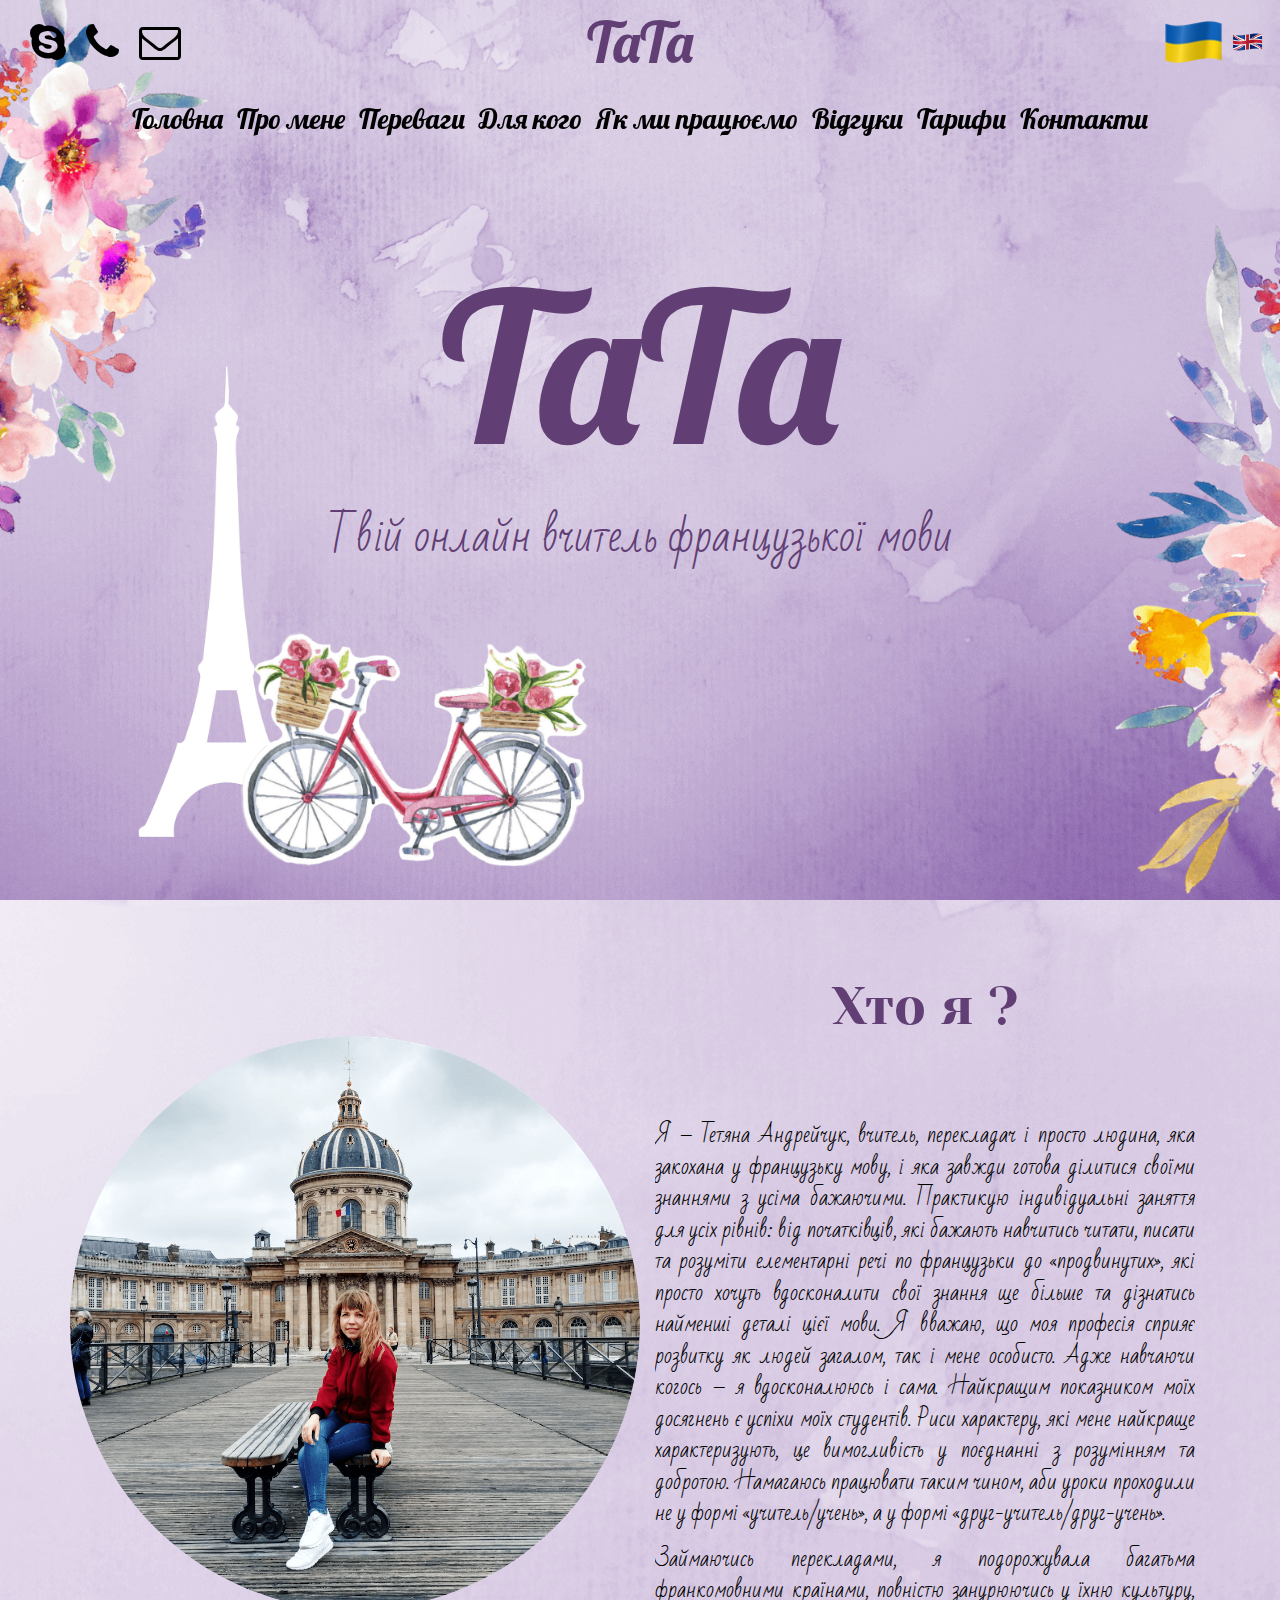
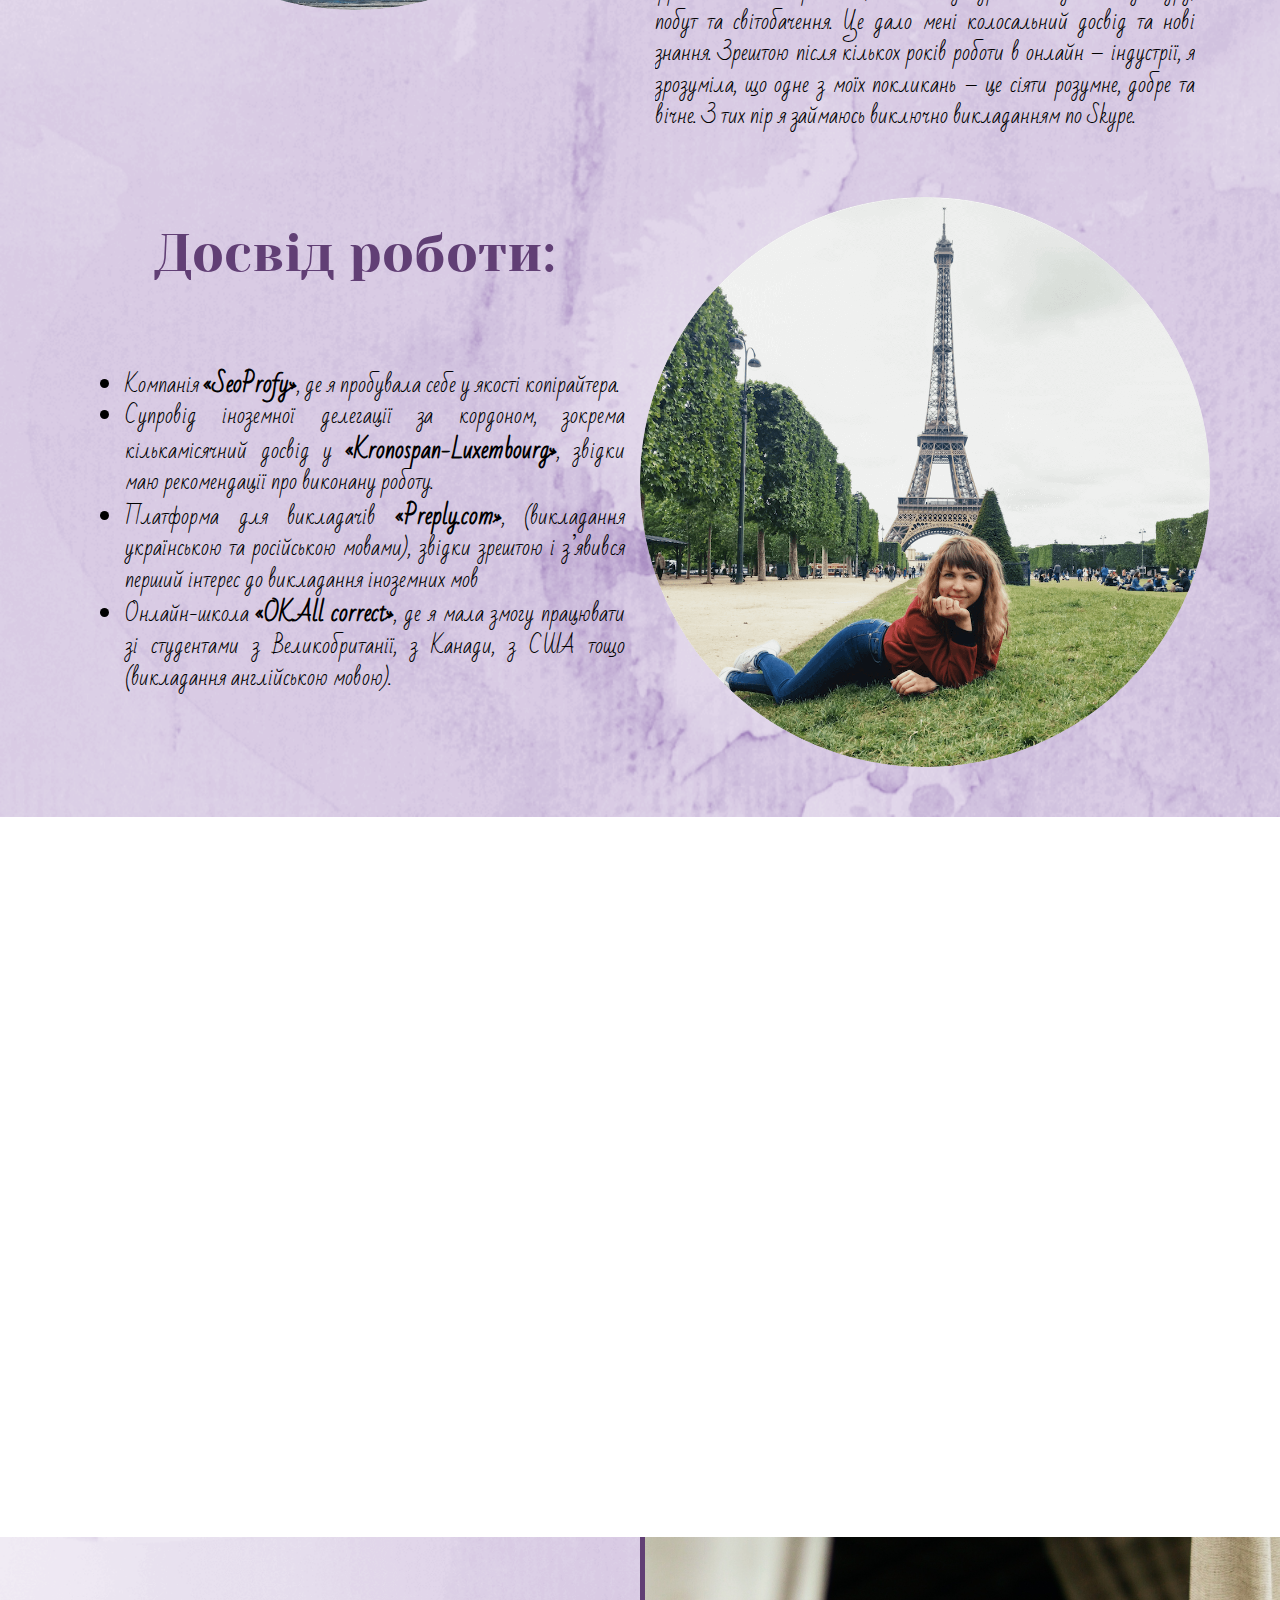
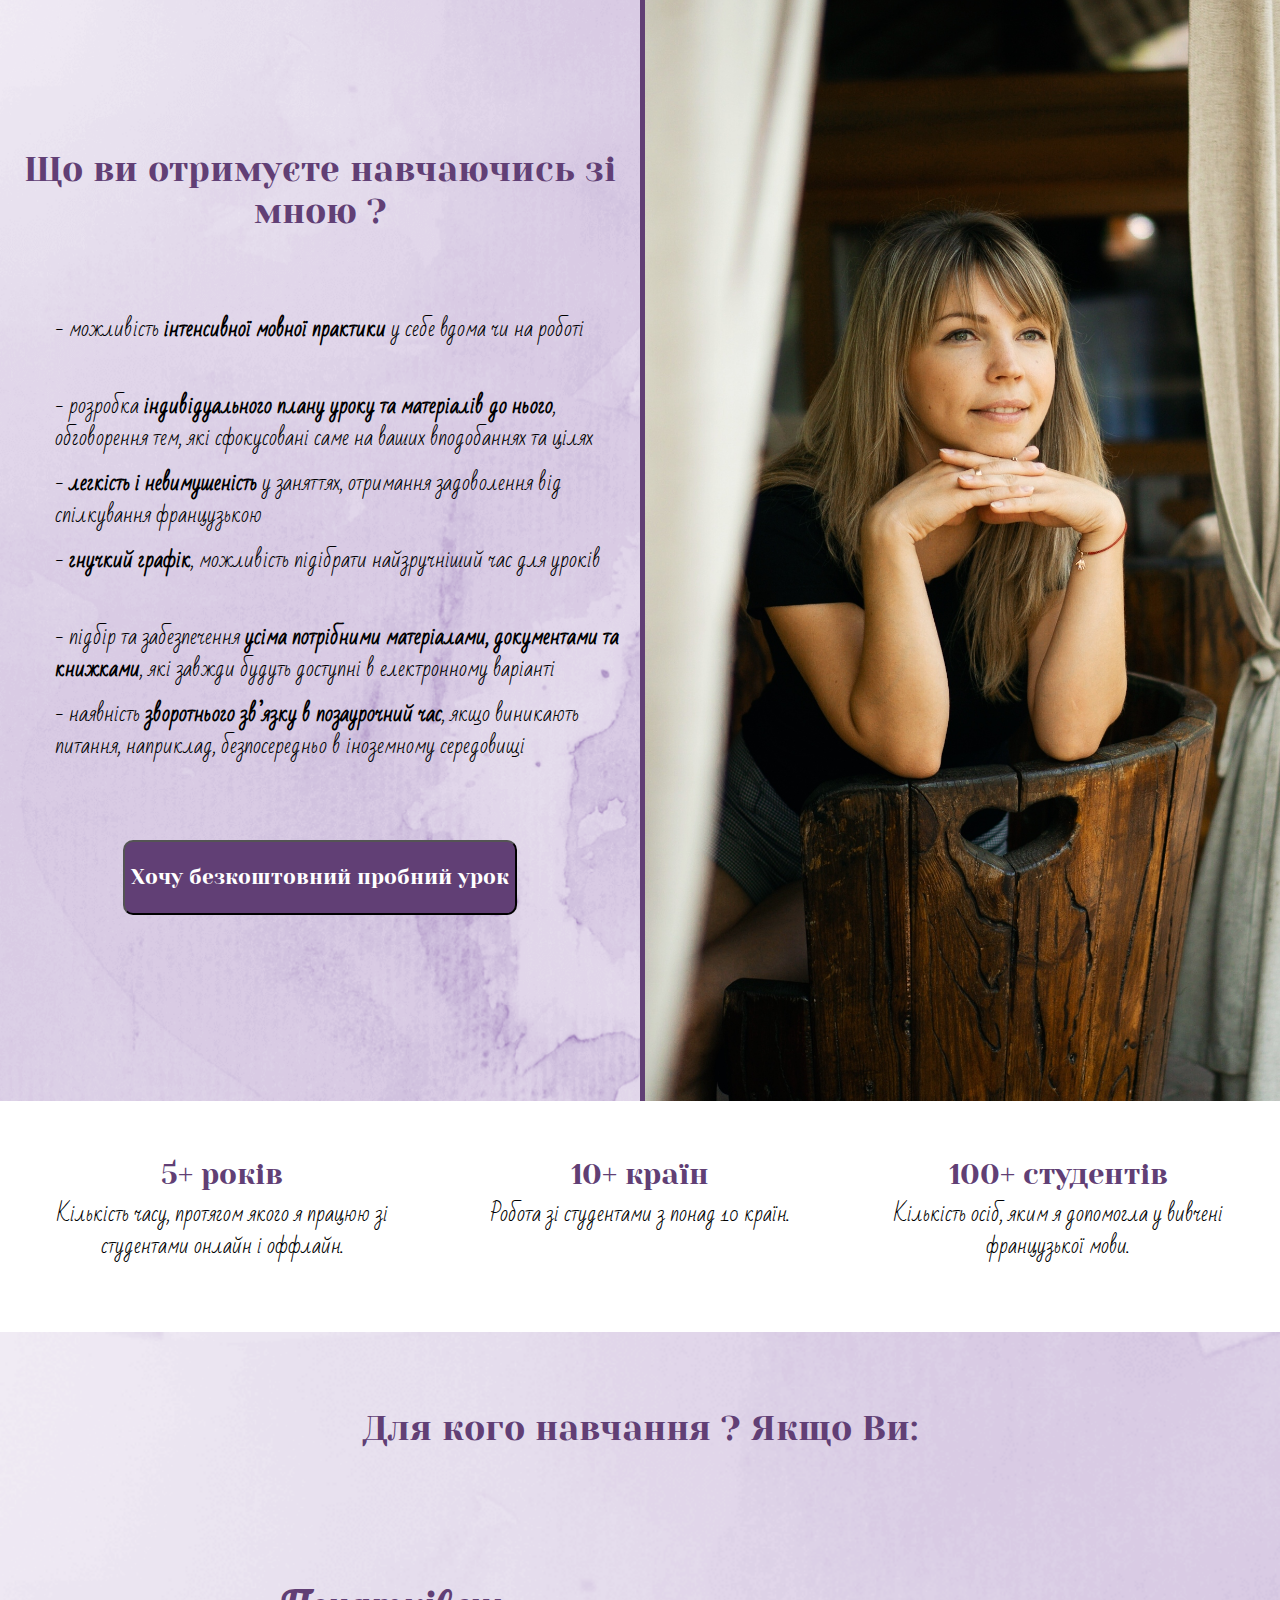
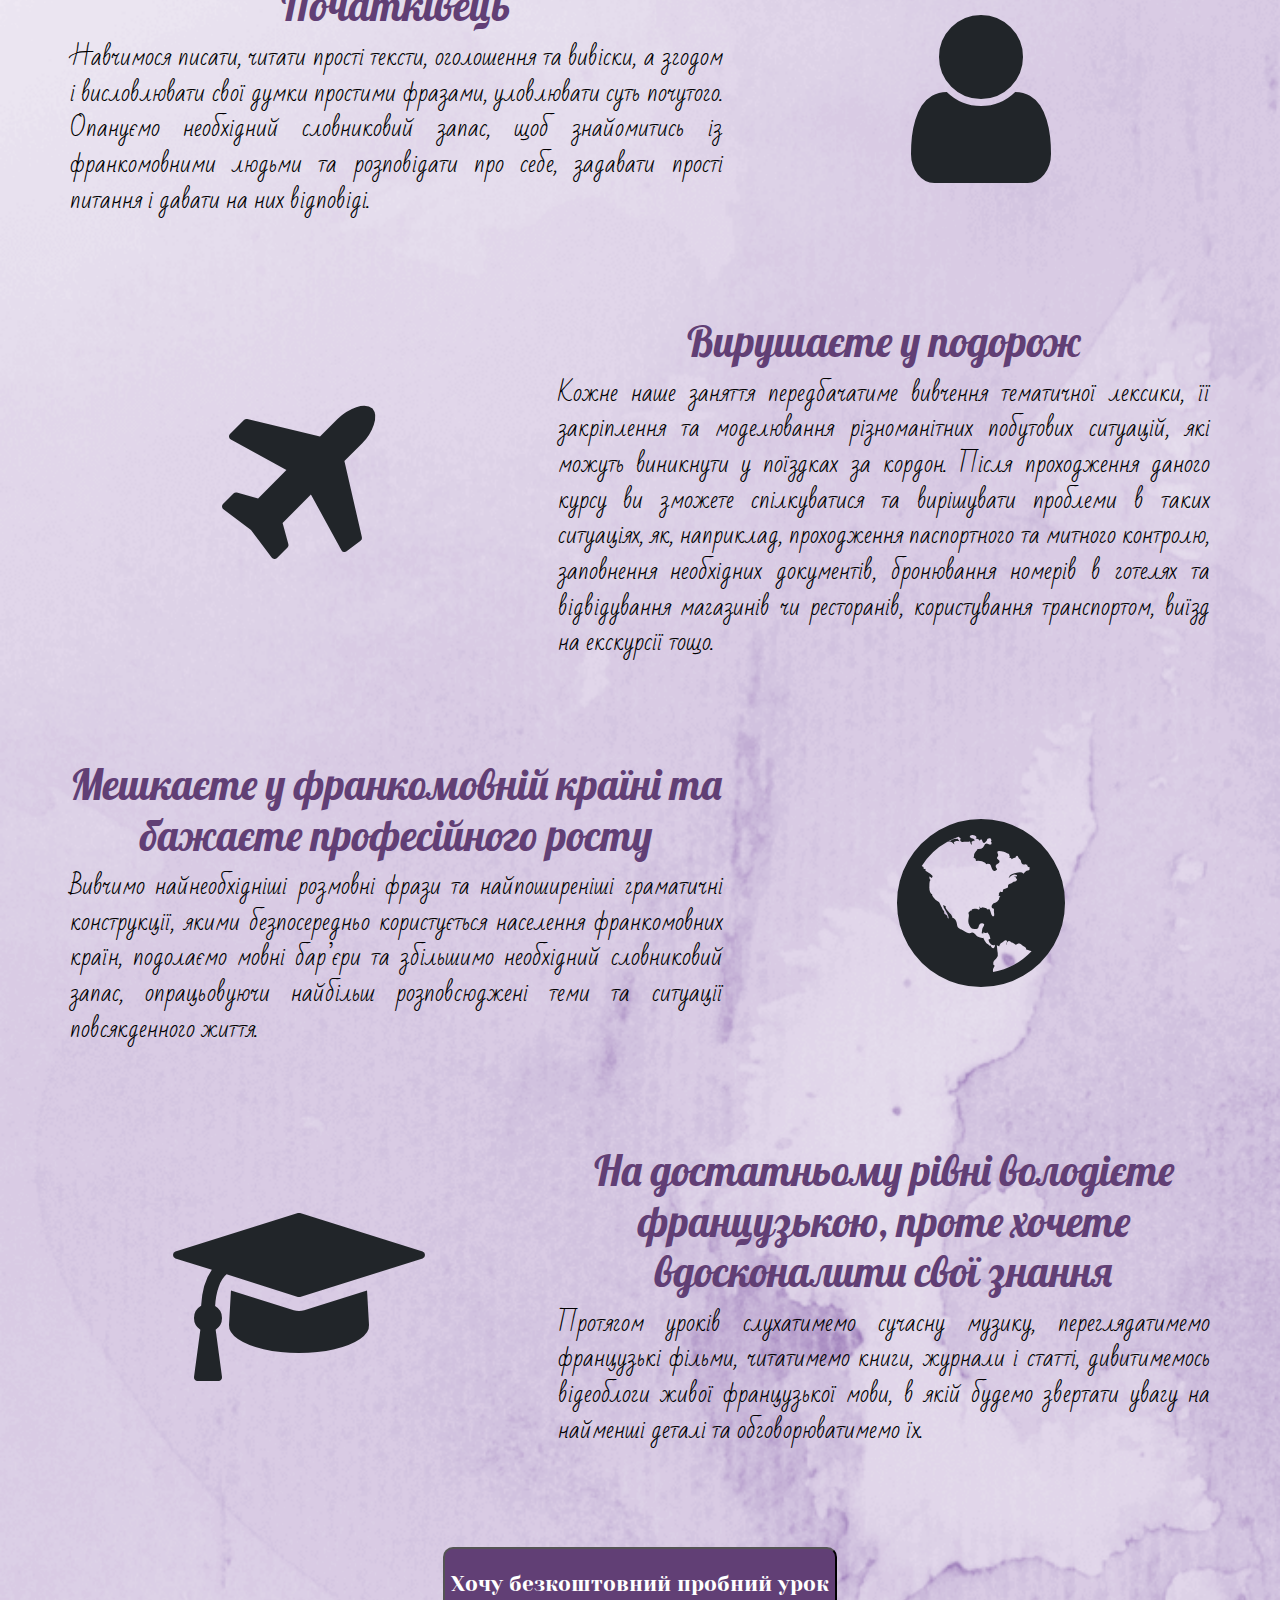
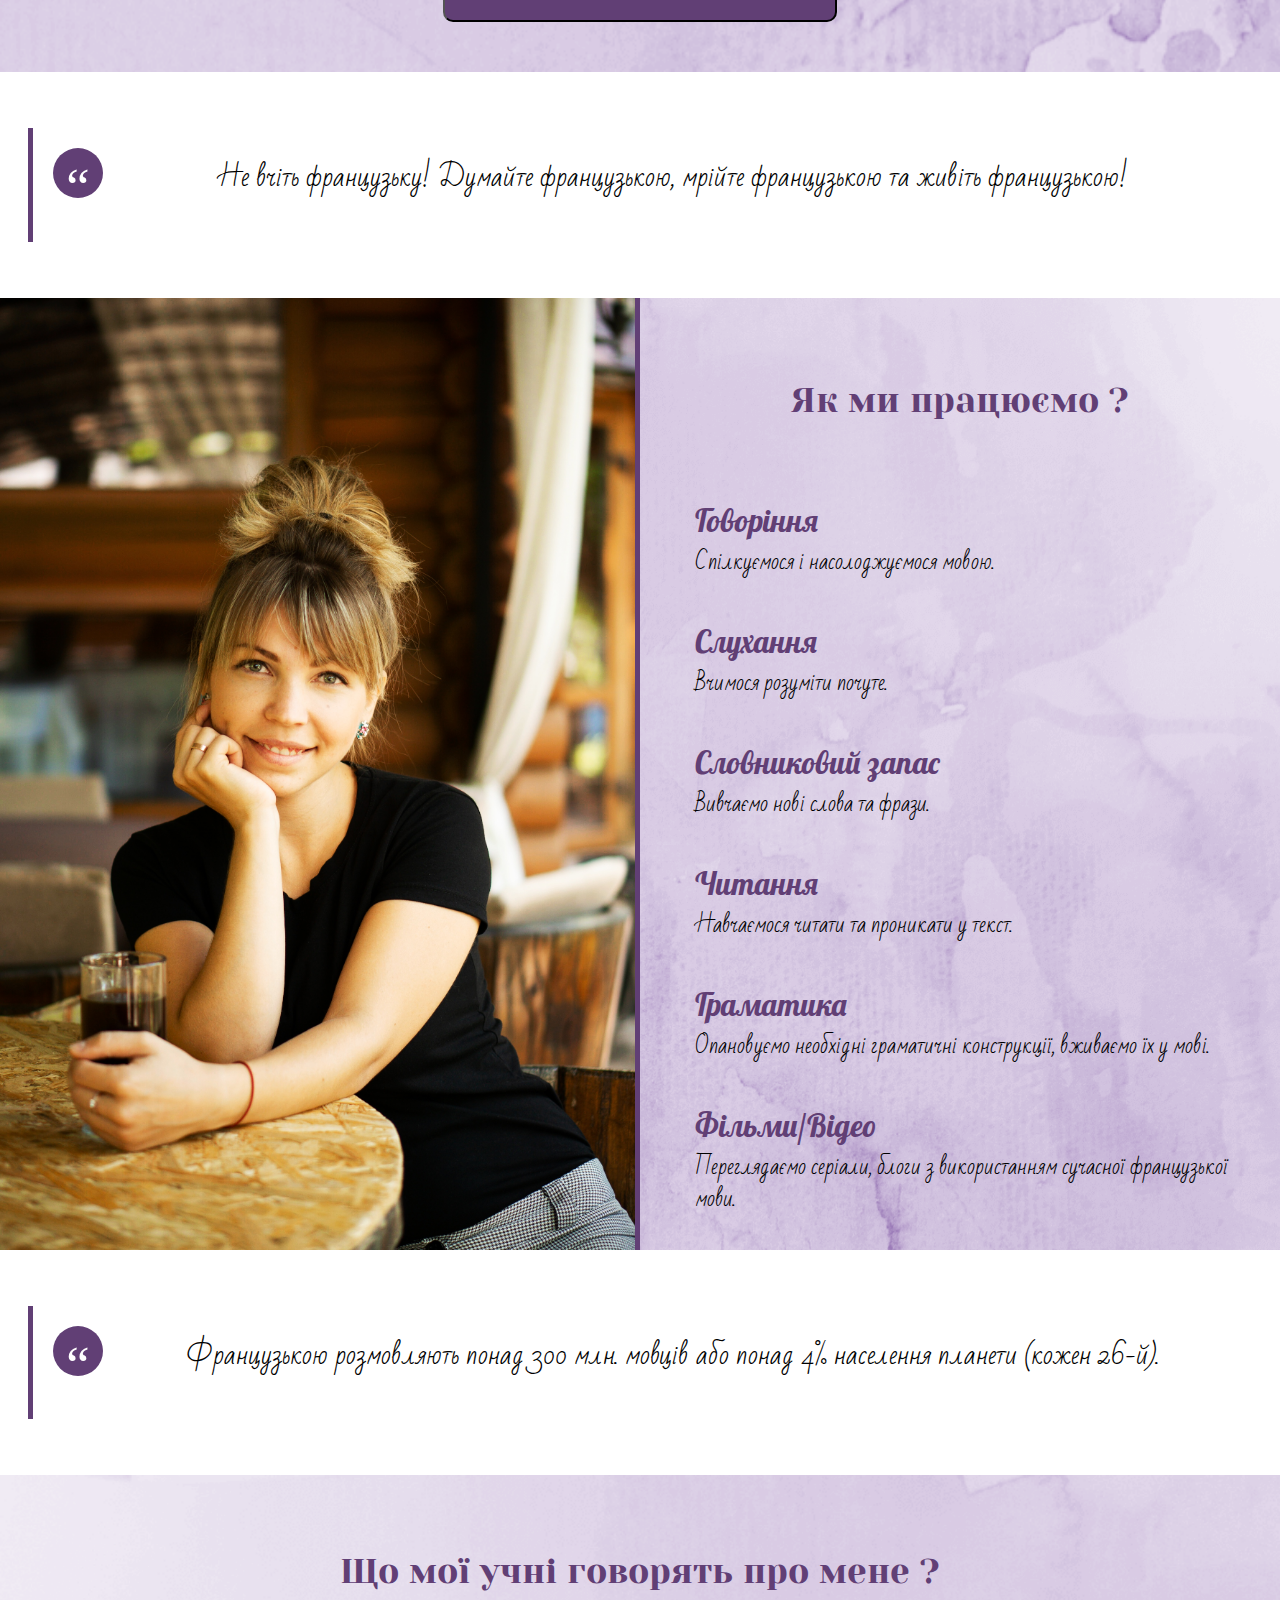
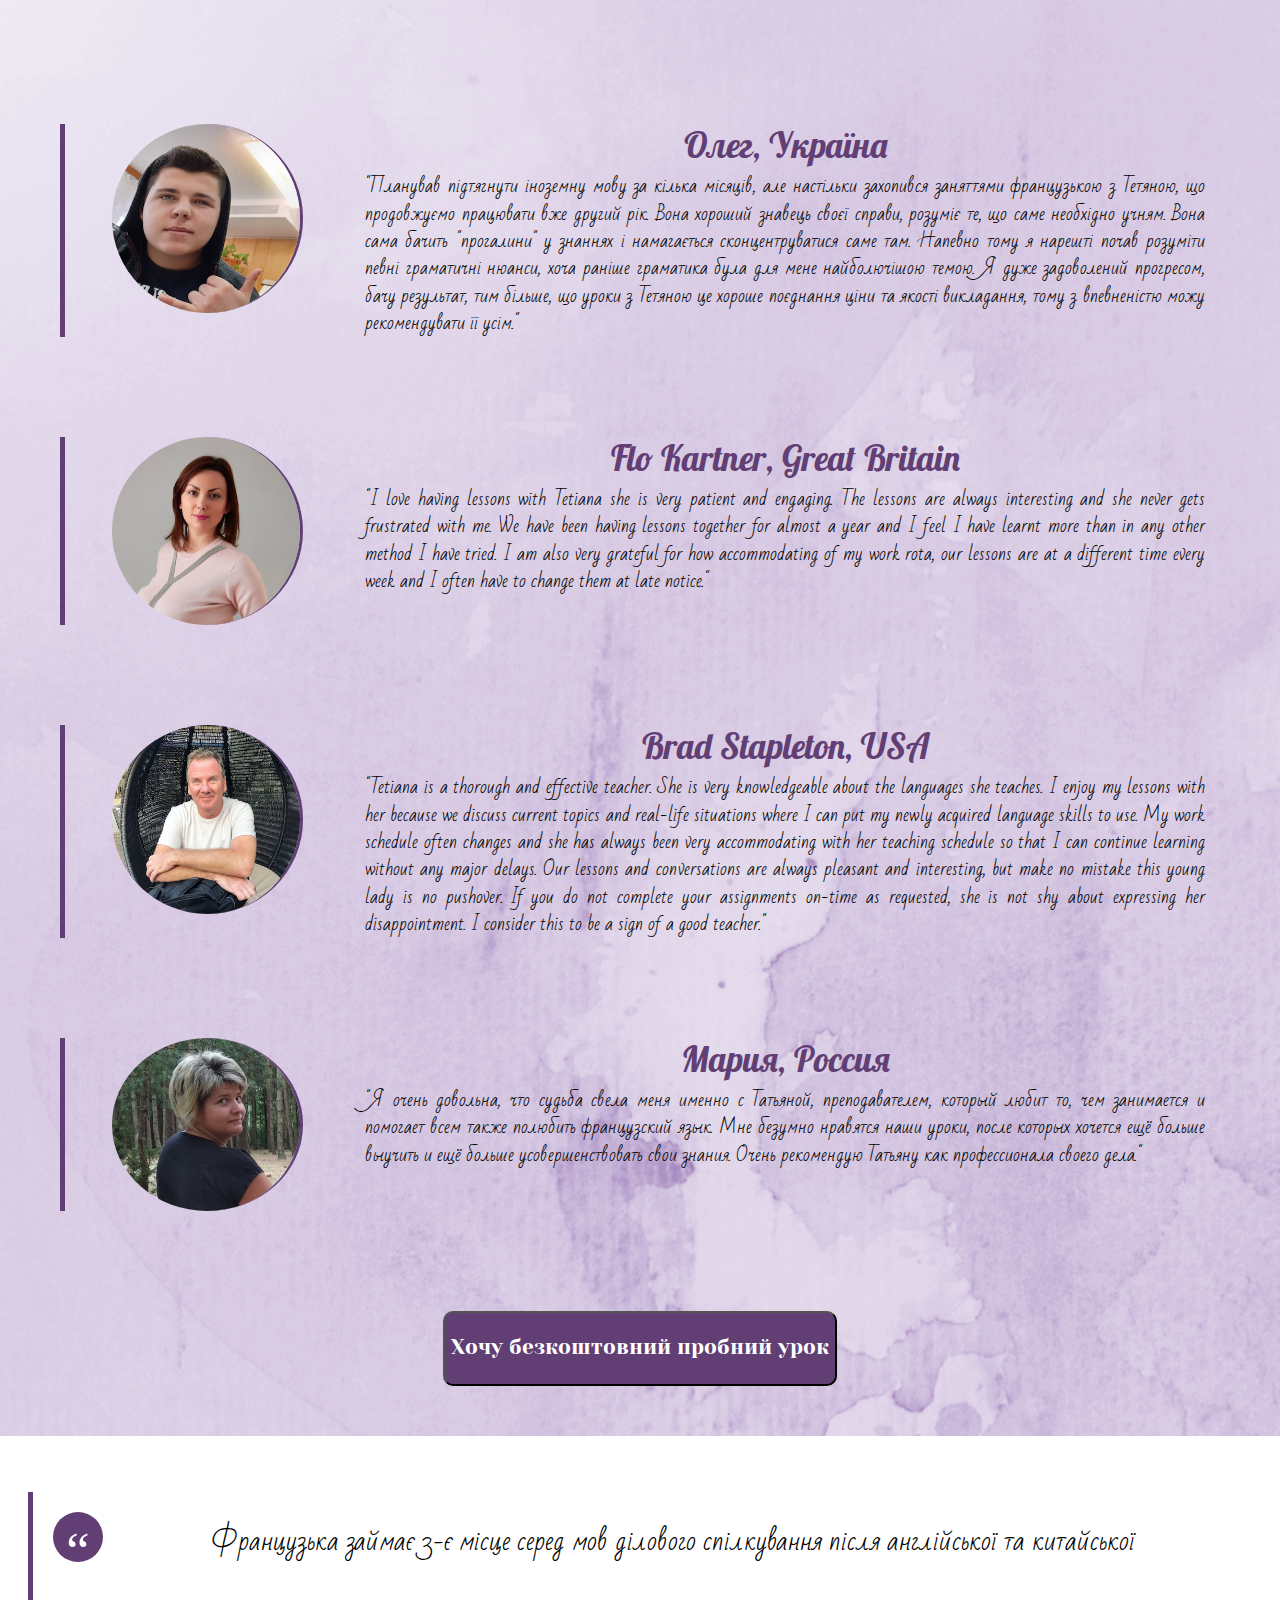
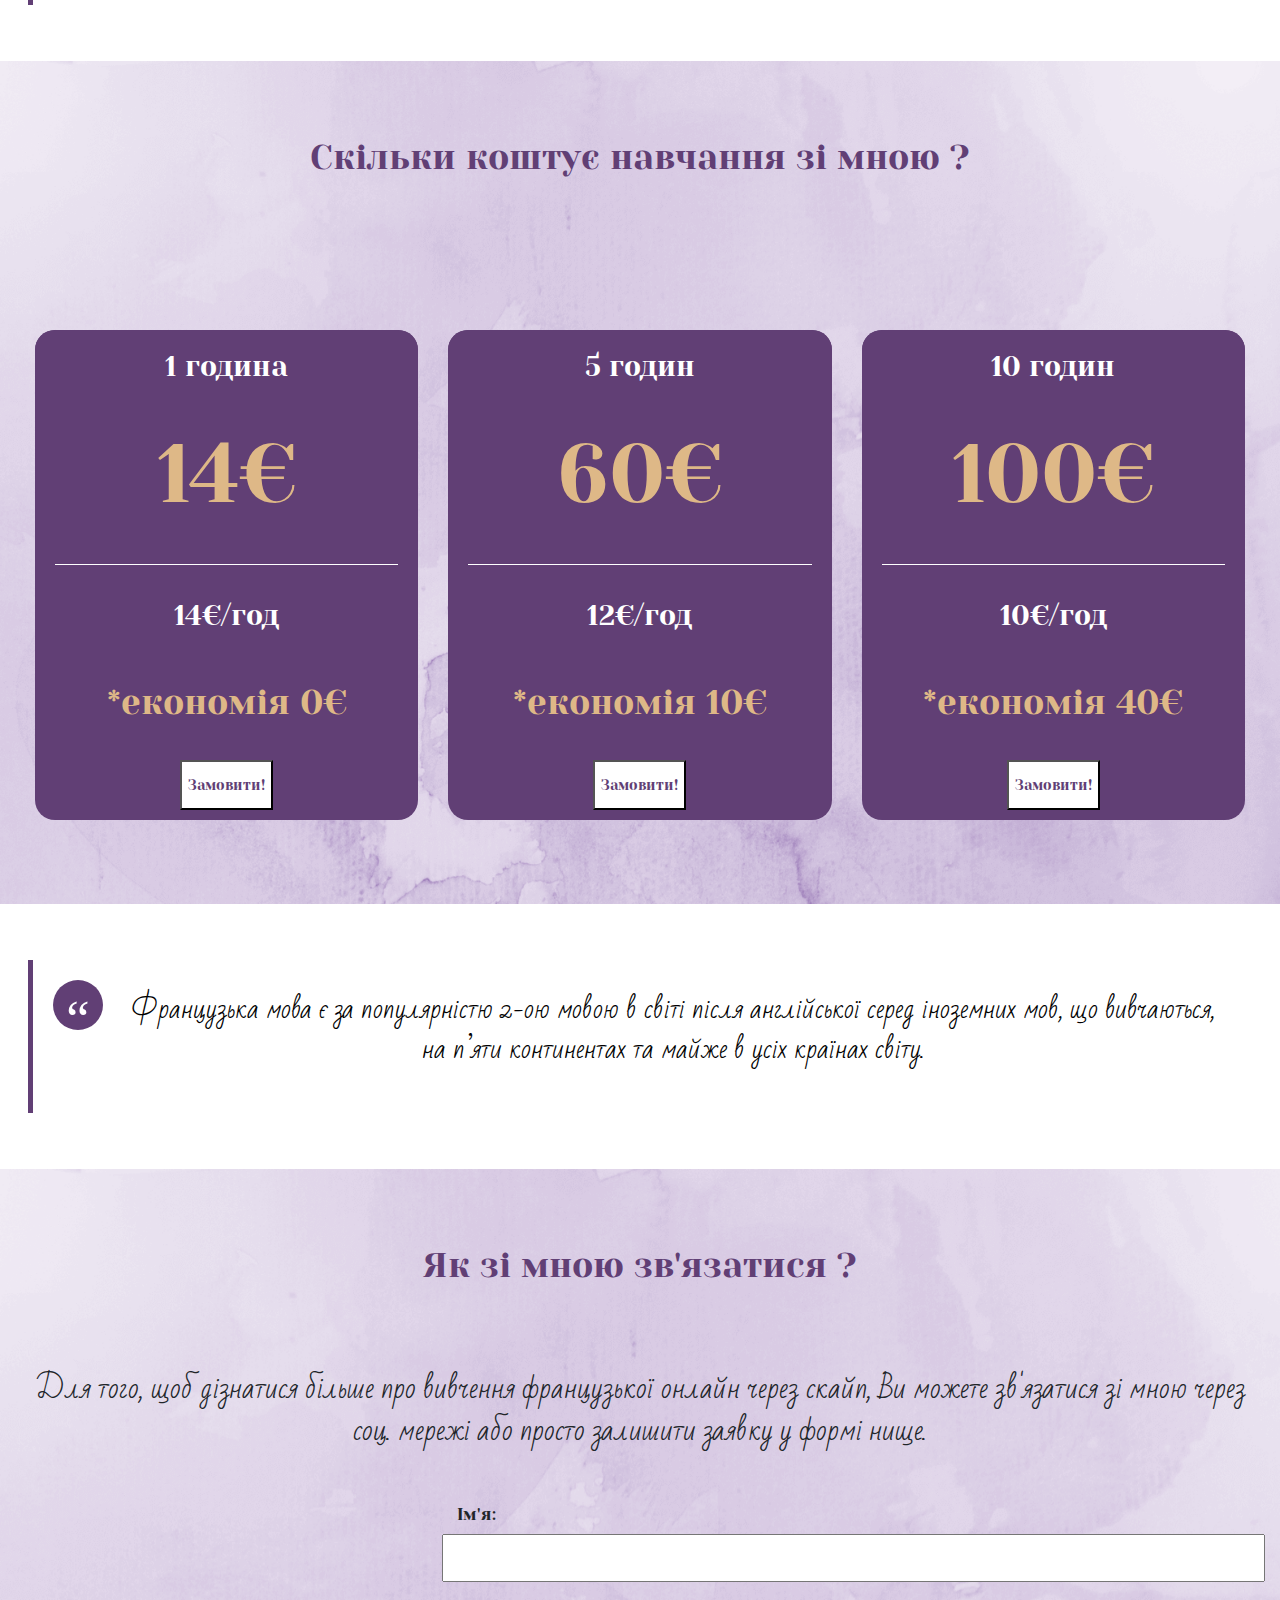
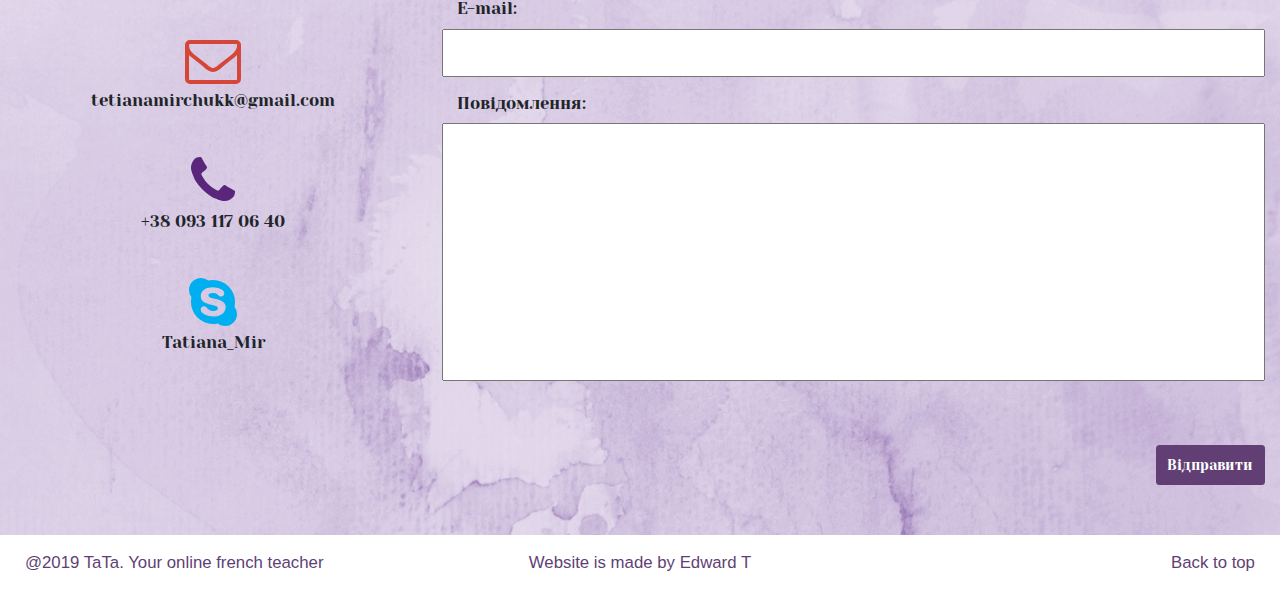
<file: index.html>
<!DOCTYPE html>
<html lang="uk" class="no-js">

<head>
  <meta charset="utf-8" />
  <title>Уроки французької мови - французька онлайн через скайп</title>
  <meta name="description" content="Вивчити іноземну мову по Skype? -  Вчитель-репетитор французької мови онлайн. 
                                    Вивчити розмовну французьку для усіх рівнів не виходячи з дому. 
                                    Приватні уроки дистанційно, граматика, поповнення словникового запасу."
  >
  <meta http-equiv="X-UA-Compatible" content="IE=edge">
  <meta name="viewport" content="width=device-width, initial-scale=1">

  <meta property="og:image" content="https://tatalessons.tk/img/about-me-photo-2.jpg" />

  <!-- FONTS -->
  <link href="https://fonts.googleapis.com/css?family=Amatic+SC|Bad+Script|Lobster|Pacifico&display=swap"
    rel="stylesheet">
  <link href="https://fonts.googleapis.com/css?family=Yeseva+One&display=swap" rel="stylesheet">
  <!-- ICONS -->
  <link rel="stylesheet" href="https://maxcdn.bootstrapcdn.com/font-awesome/4.5.0/css/font-awesome.min.css">
  <link rel="shortcut icon" href="favicon.ico" type="image/x-icon">
  <!-- CSS -->
  <link rel="stylesheet" href="https://maxcdn.bootstrapcdn.com/bootstrap/4.0.0/css/bootstrap.min.css"
    integrity="sha384-Gn5384xqQ1aoWXA+058RXPxPg6fy4IWvTNh0E263XmFcJlSAwiGgFAW/dAiS6JXm" crossorigin="anonymous">
  <!-- <link rel="stylesheet" href="https://maxcdn.bootstrapcdn.com/bootstrap/3.3.5/css/bootstrap.min.css"> -->
  <link href="css/style.min.css" rel="stylesheet" type="text/css" />
</head>

<body id="body" data-spy="scroll" data-target=".navbar" data-offset="50">
  <!-- HOME PAGE -->
  <section id="home" class="home">
    <header id="header-block" class="header-block fixed-top">
      <div id="header-panel" class="header-panel container-fluid">
        <div class="row">
          <div id="header-socials" class="header-socials col">
            <div class="container-fluid">
              <div class="row">
                <div class="header-socials-items col">
                  <a href="skype:Tetiana_Mir?call"><i class="fa fa-skype"></i></a>
                  <a href="callto://+380931170640"><i class="fa fa-phone"></i></a>
                  <a href="mailto:tetianamirchukk@gmail.com"><i class="fa fa-envelope-o"></i></a>
                </div>
              </div>
            </div>
          </div>
          <div class="header-logo col">
            <a href="#home">TaTa</a>
          </div>
          <div class="header-languages col">
            <div>
               <a href="#"><img src="img/flag-ua.png" style="height:3.2em" onmouseover="this.style.transform='none';"/></a>
              <a href="en/"><img src="img/flag-uk.png"/></a>
            </div>
        </div>
      </div>
      </div>
      <div class="header-navbar">
        <nav id="nav" class="navbar navbar-expand-md mx-auto">
          <div class="container-fluid">
            <button class="navbar-toggler mx-auto" type="button" data-toggle="collapse" data-target="#navbarNav"
              aria-controls="navbarNav" aria-expanded="false" aria-label="Toggle navigation">
              <span class="fa fa-align-justify"></span>
            </button>
            <div class="collapse navbar-collapse" id="navbarNav">
              <ul id="navbar-nav" class="navbar-nav nav-fill w-100 ">
                <li class="nav-item">
                  <a class="nav-link" href="#home">Головна</a>
                </li>
                <li class="nav-item">
                  <a class="nav-link" href="#about-me">Про мене</a>
                </li>
                <li class="nav-item">
                  <a class="nav-link" href="#advantages">Переваги</a>
                </li>
                <li class="nav-item">
                  <a class="nav-link" href="#for-whom">Для кого</a>
                </li>
                <li class="nav-item">
                  <a class="nav-link" href="#how-we-work">Як ми працюємо</a>
                </li>
                <li class="nav-item">
                  <a class="nav-link" href="#feedback">Відгуки</a>
                </li>
                <li class="nav-item">
                  <a class="nav-link" href="#price">Тарифи</a>
                </li>
                <li class="nav-item">
                  <a class="nav-link" href="#contact">Контакти</a>
                </li>
              </ul>
            </div>
          </div>
        </nav>
      </div>
    </header>
    <article class="home-content container-fluid">
      <h3 class="">TаTа</h3>
      <h1 class="">Твій онлайн вчитель французької мови</h1>
    </article>
  </section>
  <!-- /END OF HOME PAGE -->

  <!-- ABOUT ME PAGE -->
  <section id="about-me" class="about-me">
    <article class="about-me-container container">
      <div class="row">
        <aside class="about-me-photo col-sm-12 col-md-6">
          <img src="img/about-me-photo.png" alt="">
        </aside>
        <aside class="about-me-content col-sm-12 col-md-6">
          <h2>Хто я ?</h2>
          <p>Я – Тетяна Андрейчук, вчитель, перекладач і просто людина, яка закохана у
            французьку мову, і яка завжди готова ділитися своїми знаннями з усіма бажаючими.
            Практикую індивідуальні заняття для усіх рівнів: від початківців, які бажають
            навчитись читати, писати та розуміти елементарні речі по французьки до
            «продвинутих», які просто хочуть вдосконалити свої знання ще більше та дізнатись
            найменші деталі цієї мови.
            Я вважаю, що моя професія сприяє розвитку як людей загалом, так і мене особисто.
            Адже навчаючи когось – я вдосконалююсь і сама. Найкращим показником моїх
            досягнень є успіхи моїх студентів.
            Риси характеру, які мене найкраще характеризують, це вимогливість у поєднанні з
            розумінням та добротою.
            Намагаюсь працювати таким чином, аби уроки проходили не у формі
            «учитель/учень», а у формі «друг-учитель/друг-учень».
          </p>
          <p>
            Займаючись перекладами, я подорожувала багатьма франкомовними країнами,
            повністю занурюючись у їхню культуру, побут та світобачення. Це дало мені
            колосальний досвід та нові знання. Зрештою після кількох років роботи в онлайн –
            індустрії, я зрозуміла, що одне з моїх покликань – це сіяти розумне, добре та вічне. З
            тих пір я займаюсь виключно викладанням по Skype.
          </p>
        </aside>
      </div>
    </article>
    <article class="about-me-container container">
      <div class="row">
        <aside class="about-me-content col-sm-12 col-md-6">
          <h2>Досвід роботи:</h2>
          <ul>
            <li>
              Компанія <strong>«SeoProfy»</strong>, де я пробувала себе у якості копірайтера.
            </li>
            <li>
              Супровід іноземної делегації за кордоном, зокрема кількамісячний досвід у
              <strong>«Kronospan-Luxembourg»</strong>, звідки маю рекомендації про виконану роботу.
            </li>
            <li>
              Платформа для викладачів <strong>«Preply.com»</strong>, (викладання українською та
              російською мовами), звідки зрештою і з’явився перший інтерес до викладання
              іноземних мов
            </li>
            <li>
              Онлайн-школа <strong>«OK.All correct»</strong>, де я мала змогу працювати зі студентами з
              Великобританії, з Канади, з США тощо (викладання англійською мовою).
            </li>
          </ul>
        </aside>
        <aside class="about-me-photo col-sm-12 col-md-6">
          <img src="img/about-me-photo-1.png" alt="">
        </aside>
      </div>
    </article>
  </section>
  <!-- /END OF ABOUT ME PAGE -->

  <!-- VIDEO BLOCK -->
  <section class="embed-responsive embed-responsive-16by9">
    <iframe class="embed-responsive-item" src="https://www.youtube.com/embed/4xa1QhByqNc" autostart="false" preload="none"
      allow="accelerometer; encrypted-media; gyroscope; picture-in-picture" controls allowfullscreen></iframe>
  </section>
  <!-- /END OF VIDEO BLOCK -->

  <!-- ADVANTAGES PAGE -->
    <section id="advantages" class="advantages">
      <article class="advantages-container">
    <aside class="how-we-work-container-content container">
      <header class="header">
        <h2>Що ви отримуєте навчаючись зі мною ?</h2>
      </header>
      <ul class="advantages-container-content-list">
        <li>
          <p>- можливість <strong>інтенсивної мовної практики</strong> у себе вдома чи на роботі</p>
        </li>
        <li>
          <p> - розробка <strong>індивідуального плану уроку та матеріалів до нього</strong>,
            обговорення тем, які сфокусовані саме на ваших вподобаннях та цілях</p>
        </li>
        <li>
            <p>- <strong>легкість і невимушеність</strong> у заняттях, отримання задоволення від
              спілкування французькою</p>
        </li>
        <li>
          <p>- <strong>гнучкий графік</strong>, можливість підібрати найзручніший час для уроків</p>
        </li>
        <li>
          <p>- підбір та забезпечення <strong>усіма потрібними матеріалами, документами та
            книжками</strong>, які завжди будуть доступні в електронному варіанті</p>
        </li>
        <li>
          <p> - наявність <strong>зворотнього зв’язку в позаурочний час</strong>, якщо виникають
            питання, наприклад, безпосередньо в іноземному середовищі</p>
        </li>
      </ul>
      <div class="free-lesson">
        <button class="free-lesson-btn">Хочу безкоштовний пробний урок</button>
      </div>
    </aside>
    <aside class="advantages-container-photo container">
      <img src="/img/advantages-photo1.jpg" alt="advantages photo">
  </aside>
    </article>
      </section>
  <!-- /END OF ADVANTAGES PAGE -->

  <section class="separator jumbotron container-fluid">
    <div class="row">
      <div class="col-sm-4">
        <h4>5+ років</h4>
        <p>Кількість часу, протягом якого я працюю зі студентами онлайн і оффлайн.</p>
      </div>
      <div class="col-sm-4">
        <h4>10+ країн</h4>
        <p>Робота зі студентами з понад 10 країн.</p>
      </div>
      <div class="col-sm-4">
        <h4>100+ студентів</h4>
        <p>Кількість осіб, яким я допомогла у вивчені французької мови.</p>
      </div>
    </div>
  </section>

  <!-- FOR WHOM PAGE -->
  <section id="for-whom" class="for-whom">
    <header class="header evealator-once">
      <h2>Для кого навчання ? Якщо Ви:</h2>
    </header>
    <article class='for-whom-content container-fluid'>
      <div class="for-whom-container row">
        <div class="col-sm-12 col-md-7">
          <h3>Початківець</h3>
          <span>Навчимося писати, читати прості тексти, оголошення та вивіски, а згодом і
            висловлювати свої думки простими фразами, уловлювати суть почутого. Опануємо
            необхідний словниковий запас, щоб знайомитись із франкомовними людьми та
            розповідати про себе, задавати прості питання і давати на них відповіді.
          </span>
        </div>
        <div class="for-whom-ico col-md-5">
          <i class="fa fa-user"></i>
        </div>
      </div>
    </article>
    <article class='for-whom-content container-fluid'>
      <div class="for-whom-container row">
        <div class="for-whom-ico col-md-5">
          <i class="fa fa-plane"></i>
        </div>
        <div class="col-sm-12 col-md-7">
          <h3>Вирушаєте у подорож</h3>
          <span>Кожне наше заняття передбачатиме вивчення тематичної лексики, її закріплення та
            моделювання різноманітних побутових ситуацій, які можуть виникнути у поїздках за
            кордон. Після проходження даного курсу ви зможете спілкуватися та вирішувати
            проблеми в таких ситуаціях, як, наприклад, проходження паспортного та митного
            контролю, заповнення необхідних документів, бронювання номерів в готелях та
            відвідування магазинів чи ресторанів, користування транспортом, виїзд на екскурсії
            тощо.
          </span>
        </div>
      </div>
    </article>
    <article class='for-whom-content container-fluid'>
      <div class="for-whom-container row">
        <div class="col-sm-12 col-md-7">
          <h3>Мешкаєте у франкомовній країні та бажаєте професійного росту </h3>
          <span>Вивчимо найнеобхідніші розмовні фрази та найпоширеніші граматичні конструкції,
            якими безпосередньо користується населення франкомовних країн, подолаємо мовні
            бар’єри та збільшимо необхідний словниковий запас, опрацьовуючи найбільш
            розповсюджені теми та ситуації повсякденного життя.
          </span>
        </div>
        <div class="for-whom-ico col-md-5">
          <i class="fa fa-globe"></i>
        </div>
      </div>
    </article>
    <article class='for-whom-content container-fluid'>
      <div class="for-whom-container row">
        <div class="for-whom-ico col-md-5">
          <i class="fa fa-graduation-cap"></i>
        </div>
        <div class="col-sm-12 col-md-7">
          <h3>На достатньому рівні володієте французькою, проте хочете вдосконалити свої знання</h3>
          <span>Протягом уроків слухатимемо сучасну музику, переглядатимемо французькі фільми,
            читатимемо книги, журнали і статті, дивитимемось відеоблоги живої французької
            мови, в якій будемо звертати увагу на найменші деталі та обговорюватимемо їх.
          </span>
        </div>
      </div>
    </article>
    <aside class="free-lesson">
      <button class="free-lesson-btn">Хочу безкоштовний пробний урок</button>
    </aside>
  </section>
  <!-- /END FOR WHOM PAGE -->

  <!-- BLOCKQUOTE -->
  <section class="jumbotron separator blockquote container-fluid">
    <div class="row">
      <div class="col">
        <blockquote>
          <p>Не вчіть французьку! Думайте французькою, мрійте французькою та живіть французькою!</p>
        </blockquote>
      </div>
    </div>
  </section>
  <!-- END OF BLOCKQUOTE -->

  <!-- HOW WE WORK PAGE -->
  <section id="how-we-work" class="how-we-work">
    <article class="how-we-work-container">
    <aside class="how-we-work-container-photo container">
      <img src="/img/how-we-work-photo1.jpg" alt="how we word photo">
  </aside>
  <aside class="how-we-work-container-content container">
    <header class="header">
      <h2>Як ми працюємо ?</h2>
    </header>
    <ul class="how-we-work-container-content-list">
      <li>
        <h3>Говоріння</h3>
        <p>Спілкуємося і насолоджуємося мовою.</p>
      </li>
      <li>
        <h3>Слухання</h3>
        <p>Вчимося розуміти почуте.</p>
      </li>
      <li>
          <h3>Словниковий запас</h3>
          <p>Вивчаємо нові слова та фрази.</p>
      </li>
      <li>
        <h3>Читання</h3>
        <p>Навчаємося читати та проникати у текст.</p>
      </li>
      <li>
        <h3>Граматика</h3>
        <p>Опановуємо необхідні граматичні конструкції, вживаємо їх у мові.</p>
      </li>
      <li>
        <h3>Фільми/Відео</h3>
        <p>Переглядаємо серіали, блоги з використанням сучасної французької мови.</p>
      </li>
    </ul>
  </aside>
  </article>
    </section>
  <!-- /END OF HOW WE WORK PAGE -->

  <!-- BLOCKQUOTE -->
  <section class="jumbotron separator blockquote container-fluid">
    <div class="row">
      <div class="col">
        <blockquote>
          <p>Французькою розмовляють понад 300 млн. мовців або понад 4% населення планети (кожен 26-й).</p>
        </blockquote>
      </div>
    </div>
  </section>
  <!-- /END OF BLOCKQUOTE -->

  <!-- FEEDBACK PAGE -->
  <section id="feedback" class="feedback">
    <header class="header ">
      <h2>Що мої учні говорять про мене ?</h2>
    </header>
    <article class="feedback-content container-fluid">
      <div class="feedback-container row">
        <div class="feedback-img col-sm-12 col-md-3">
          <img src="img/feedback-photo-oleg.jpg" alt="">
        </div>
        <div class="col-sm-12 col-md-9">
          <h3>Олег, Україна</h3>
          <span>"Планував підтягнути іноземну мову за кілька місяців, але настільки захопився заняттями французькою з Тетяною, 
            що продовжуємо працювати вже другий рік. Вона хороший знавець своєї справи, 
            розуміє те, що саме необхідно учням. Вона сама бачить "прогалини" у знаннях і намагається сконцентруватися саме там. 
            Напевно тому я нарешті почав розуміти певні граматичні нюанси, хоча раніше граматика була для мене найболючішою темою. 
            Я дуже задоволений прогресом, бачу результат, тим більше, що уроки з Тетяною це хороше поєднання ціни та якості викладання, тому з впевненістю можу рекомендувати її усім."</span>
        </div>
      </div>
    </article>
    <article class="feedback-content container-fluid">
      <div class="feedback-container row">
        <div class="feedback-img col-sm-12 col-md-3">
          <img src="img/feedback-photo-flo.jpg" alt="">
        </div>
        <div class="col-sm-12 col-md-9">
          <h3>Flo Kartner, Great Britain</h3>
          <span>"I love having lessons with Tetiana she is very patient and  engaging. 
            The lessons are always interesting and she never gets frustrated with me. 
            We have been having lessons together for almost a year and I feel I have learnt more than in any other method I have tried. 
            I am also very grateful for how accommodating of my work rota, our lessons are at a different time every week and I often have to change them at late notice."</span>
        </div>
      </div>
    </article>
    <article class="feedback-content container-fluid">
      <div class="feedback-container row">
        <div class="feedback-img col-wm-12 col-md-3">
          <img src="img/feedback-photo-brad.jpg" alt="">
        </div>
        <div class="col-sm-12 col-md-9">
          <h3>Brad Stapleton, USA</h3>
          <span>"Tetiana is a thorough and effective teacher. She is very knowledgeable about the languages she teaches. 
            I enjoy my lessons with her because we discuss current topics and real-life situations where I can put my newly acquired language skills to use. 
            My work schedule often changes and she has always been very accommodating with her teaching schedule so that I can continue learning without any major delays. 
            Our lessons and conversations are always pleasant and interesting, but make no mistake this young lady is no pushover. 
            Іf you do not complete your assignments on-time as requested, she is not shy about expressing her disappointment. 
            I consider this to be a sign of a good teacher."</span>
        </div>
      </div>
    </article>
    <article class="feedback-content container-fluid">
      <div class="feedback-container row">
        <div class="feedback-img col-sm-12 col-md-3">
          <img src="img/feedback-photo-maria.jpg" alt="">
        </div>
        <div class="col-sm-12 col-md-9">
          <h3>Мария, Россия</h3>
          <span>"Я очень довольна, что судьба свела меня именно с Татьяной, преподавателем, который любит то, чем занимается и помогает всем также  полюбить французский язык. 
            Мне безумно нравятся наши уроки, после которых хочется ещё больше выучить и ещё больше усовершенствовать свои знания. 
            Очень рекомендую Татьяну  как профессионала своего дела."</span>
        </div>
      </div>
    </article>
    <aside class="free-lesson">
      <button class="free-lesson-btn">Хочу безкоштовний пробний урок</button>
    </aside>
  </section>
  <!-- /END OF FEEDBACK PAGE -->

  <!-- BLOCKQUOTE -->
  <section class="jumbotron separator blockquote container-fluid">
    <div class="row">
      <div class="col">
        <blockquote>
          <p>Французька займає 3-є місце серед мов ділового спілкування після англійської та китайської</p>
        </blockquote>
      </div>
    </div>
  </section>
  <!-- /END OF BLOCKQUOTE -->

  <!-- PRICE PAGE -->
  <section id="price" class="price">
    <header class="header ">
      <h2>Скільки коштує навчання зі мною ?</h2>
    </header>
    <article class="container-fluid">
      <ul class="price-container thumbnails row">
        <li class="price-content col-sm-12 col-md-4">
          <div class="price-thumbnail thumbnail">
            <div class="price-thumbnail-content">
              <h3>1 година</h3>
              <h4>14€</h4>
              <p>14€/год</p>
              <h5>*економія 0€</h5>
            </div>
            <div class="price-thumbnail-button">
              <button id="one-hour-btn">Замовити!</button>
            </div>
          </div>
        </li>
        <li class="price-content col-sm-12 col-md-4">
          <div class="price-thumbnail thumbnail">
            <div class="price-thumbnail-content">
              <h3>5 годин</h3>
              <h4>60€</h4>
              <p>12€/год</p>
              <h5>*економія 10€</h5>
            </div>
            <div class="price-thumbnail-button">
              <button id="five-hour-btn">Замовити!</button>
            </div>
          </div>
        </li>
        <li class="price-content col-sm-12 col-md-4">
          <div class="price-thumbnail thumbnail">
            <div class="price-thumbnail-content">
              <h3>10 годин</h3>
              <h4>100€</h4>
              <p>10€/год</p>
              <h5>*економія 40€</h5>
            </div>
            <div class="price-thumbnail-button">
              <button id="ten-hour-btn">Замовити!</button>
            </div>
          </div>
        </li>
      </ul>
    </article>
  </section>
  <!-- /END OF PRICE PAGE  -->

  <!-- BLOCKQUOTE -->
  <section class="jumbotron separator blockquote container-fluid">
    <div class="row">
      <div class="col">
        <blockquote>
          <p>Французька мова є за популярністю 2-ою мовою в світі після англійської серед іноземних мов, що вивчаються, на п’яти континентах та майже в усіх країнах світу.</p>
        </blockquote>
      </div>
    </div>
  </section>
  <!-- /END OF BLOCKQUOTE -->

  <!-- CONTACT PAGE -->
  <section id="contact" class="contact">
    <header class="header">
      <h2>Як зі мною зв'язатися ?</h2>
    </header>
  <div class="contact-container container-fluid">
    <article class="row">
      <div class="contact-article col-12">
        <span>
          Для того, щоб дізнатися більше про вивчення французької онлайн через скайп,
          Ви можете зв'язатися зі мною через соц. мережі або просто залишити заявку у формі нище.

        </span>
      </div>
    </article>
    <article class="row">
      <aside class="contact-social col-12 col-md-4">
        <div class="conatainer-fluid">
          <div class="row">
            <div class="col-sm-4 col-md-12">
                <i class="fa fa-envelope-o"></i>
                <span>tetianamirchukk@gmail.com</span>
            </div>
            <div class="col-sm-4 col-md-12">
                <i class="fa fa-phone"></i>
                <span>+38 093 117 06 40</span>
            </div>
            <div class="col-sm-4 col-md-12">
              <i class="fa fa-skype"></i>
              <span>Tatiana_Mir</span>
            </div>
          </div>
        </div>
      </aside>
      <form id="contact-form" class="contact-form col-12 col-md-8">
        <div class="form-group container-fluid">
          <div class="row">
            <label class="col-12" for="name">Ім'я:</label>
            <input class="col-12" type="text" name="name" id="name" value="" />
          </div>
        </div>
        <div class="form-group container-fluid">
            <div class="row">
            <label class="col-12" for="email">E-mail:</label>
            <input class="col-12" type="text" name="email" id="email" value="" />
            </div>
        </div>
        <div class="form-group container-fluid">
            <div class="row">
            <label class="col-12" for="message">Повідомлення:</label>
            <textarea class="col-12" name="message" id="message" rows="12"></textarea>
            </div>
        </div>
        <div class="container-fluid">
           <div class="row">
             <div class="result col-12"></div>
           </div>
        </div>
        <button class="btn contact-btn"><a href="javascript: void(0);" id="submit">Відправити</a></button>
      </form>
    </article>
  </div>
</section>
  <!-- /END OF CONTACT PAGE -->

  <!-- FOOTER -->
  <footer id="footer" class="footer container-fluid">
    <div class="row">
      <aside class="col-md-4 text-left">
        <span>@2019 TaTa. Your online french teacher</span>
      </aside>
      <aside class="col-md-4 text-center">
        <span>Website is made by <a href="https://www.instagram.com/edward__t" target="_blank">Edward T</a></span>
      </aside>
      <aside class="col-md-4 text-right">
        <span><a id="btt" href="#home">Back to top</a></span>
      </aside>
    </div>
  </footer>
  <!-- /END OF FOOTER -->

  <!-- SCRIPTS -->
  <script src="https://cdnjs.cloudflare.com/ajax/libs/popper.js/1.14.7/umd/popper.min.js" integrity="sha384-UO2eT0CpHqdSJQ6hJty5KVphtPhzWj9WO1clHTMGa3JDZwrnQq4sF86dIHNDz0W1" crossorigin="anonymous"></script>
  <script src="https://code.jquery.com/jquery-3.4.1.min.js" integrity="sha256-CSXorXvZcTkaix6Yvo6HppcZGetbYMGWSFlBw8HfCJo=" crossorigin="anonymous"></script>
  <script src="https://stackpath.bootstrapcdn.com/bootstrap/4.3.1/js/bootstrap.min.js" integrity="sha384-JjSmVgyd0p3pXB1rRibZUAYoIIy6OrQ6VrjIEaFf/nJGzIxFDsf4x0xIM+B07jRM" crossorigin="anonymous"></script>
  <script src="scripts/contact.min.js"></script>
  <script src="scripts/jayout.min.js"></script>
  <script src="mail.php"></script>
</body>
</html>
</file>
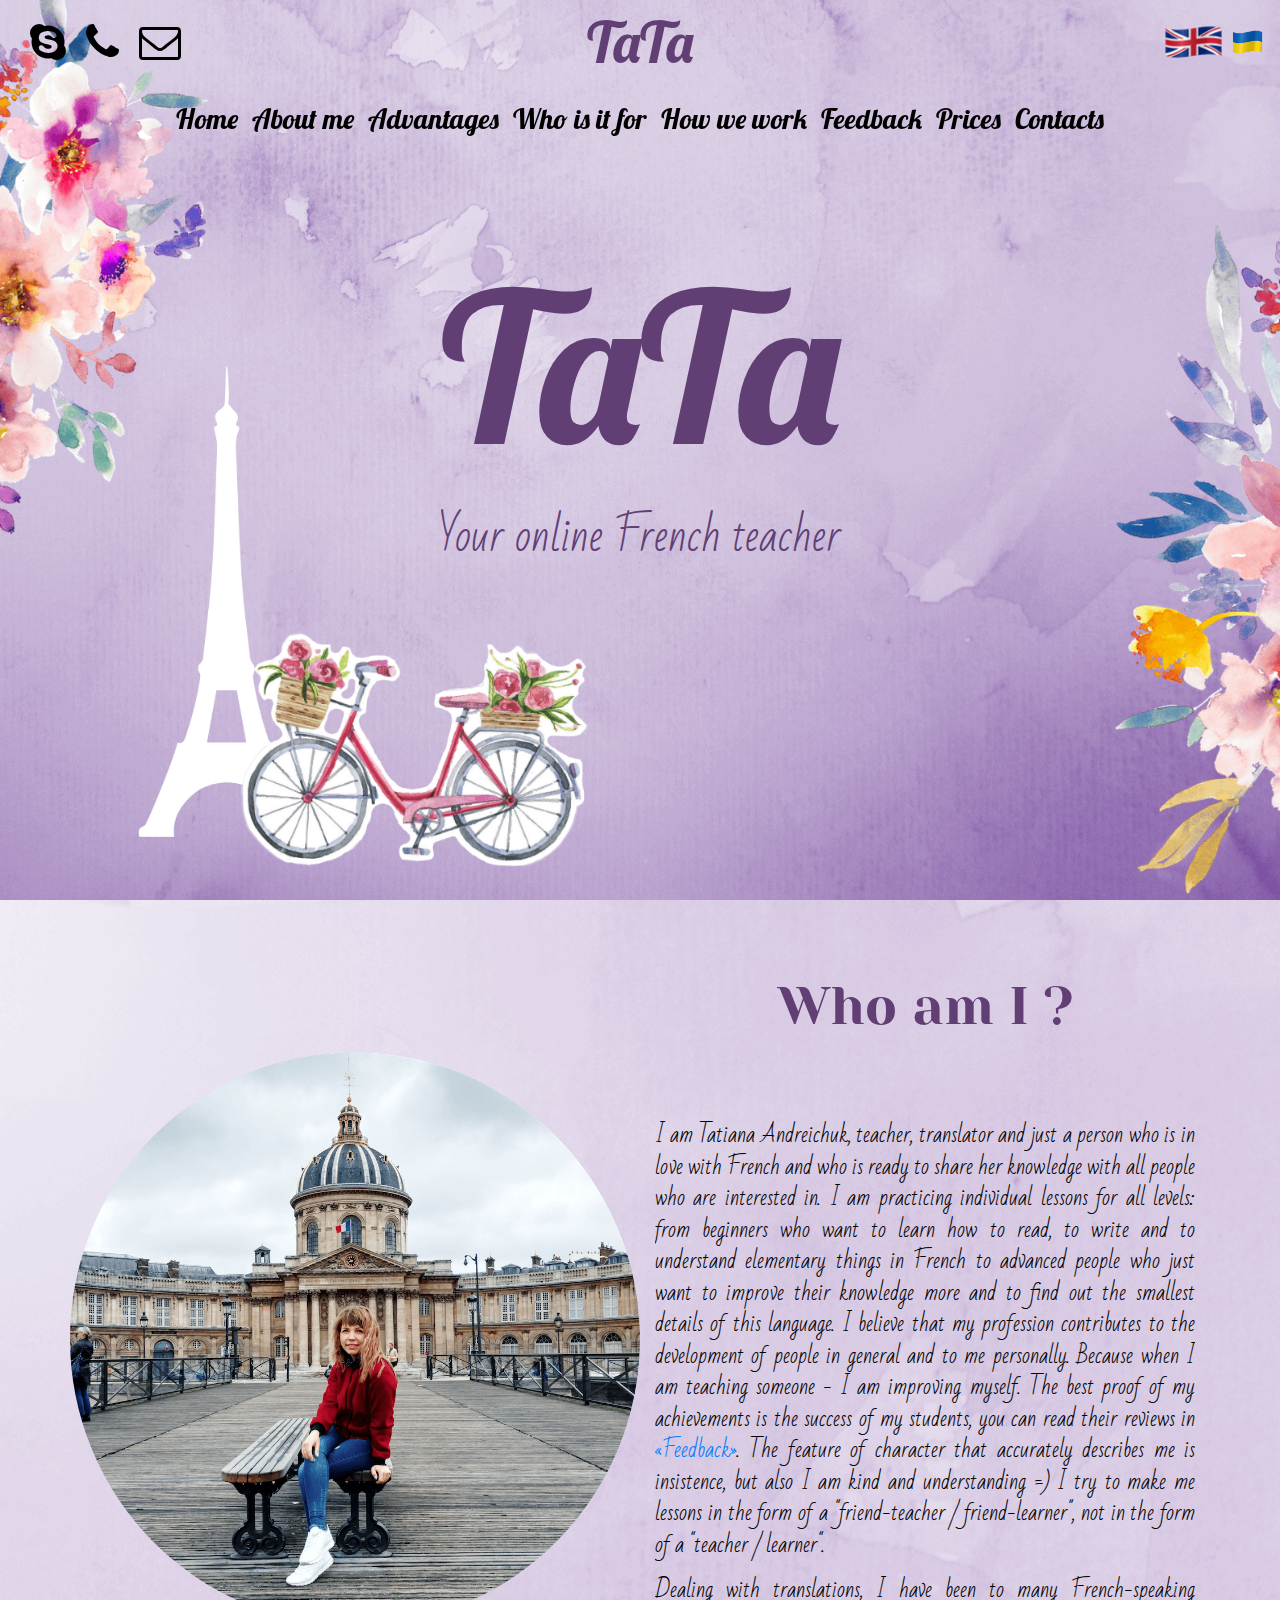
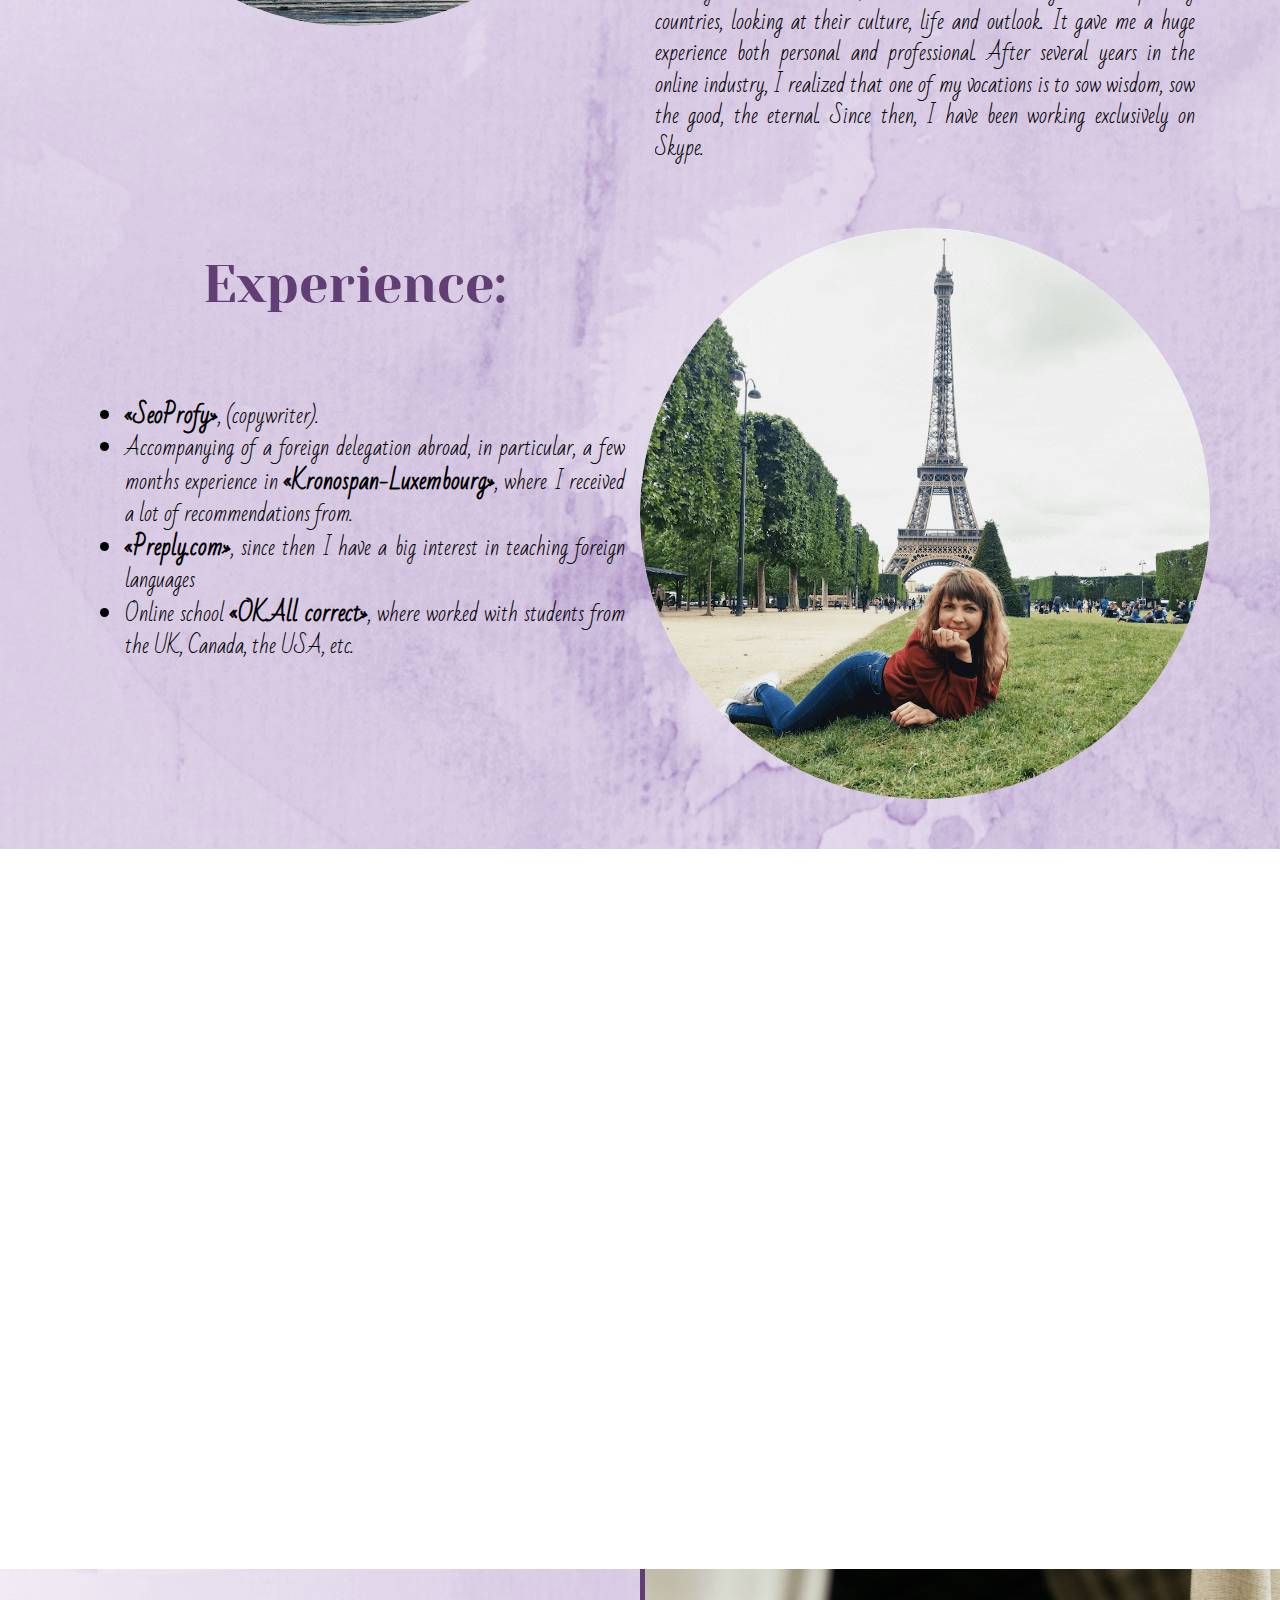
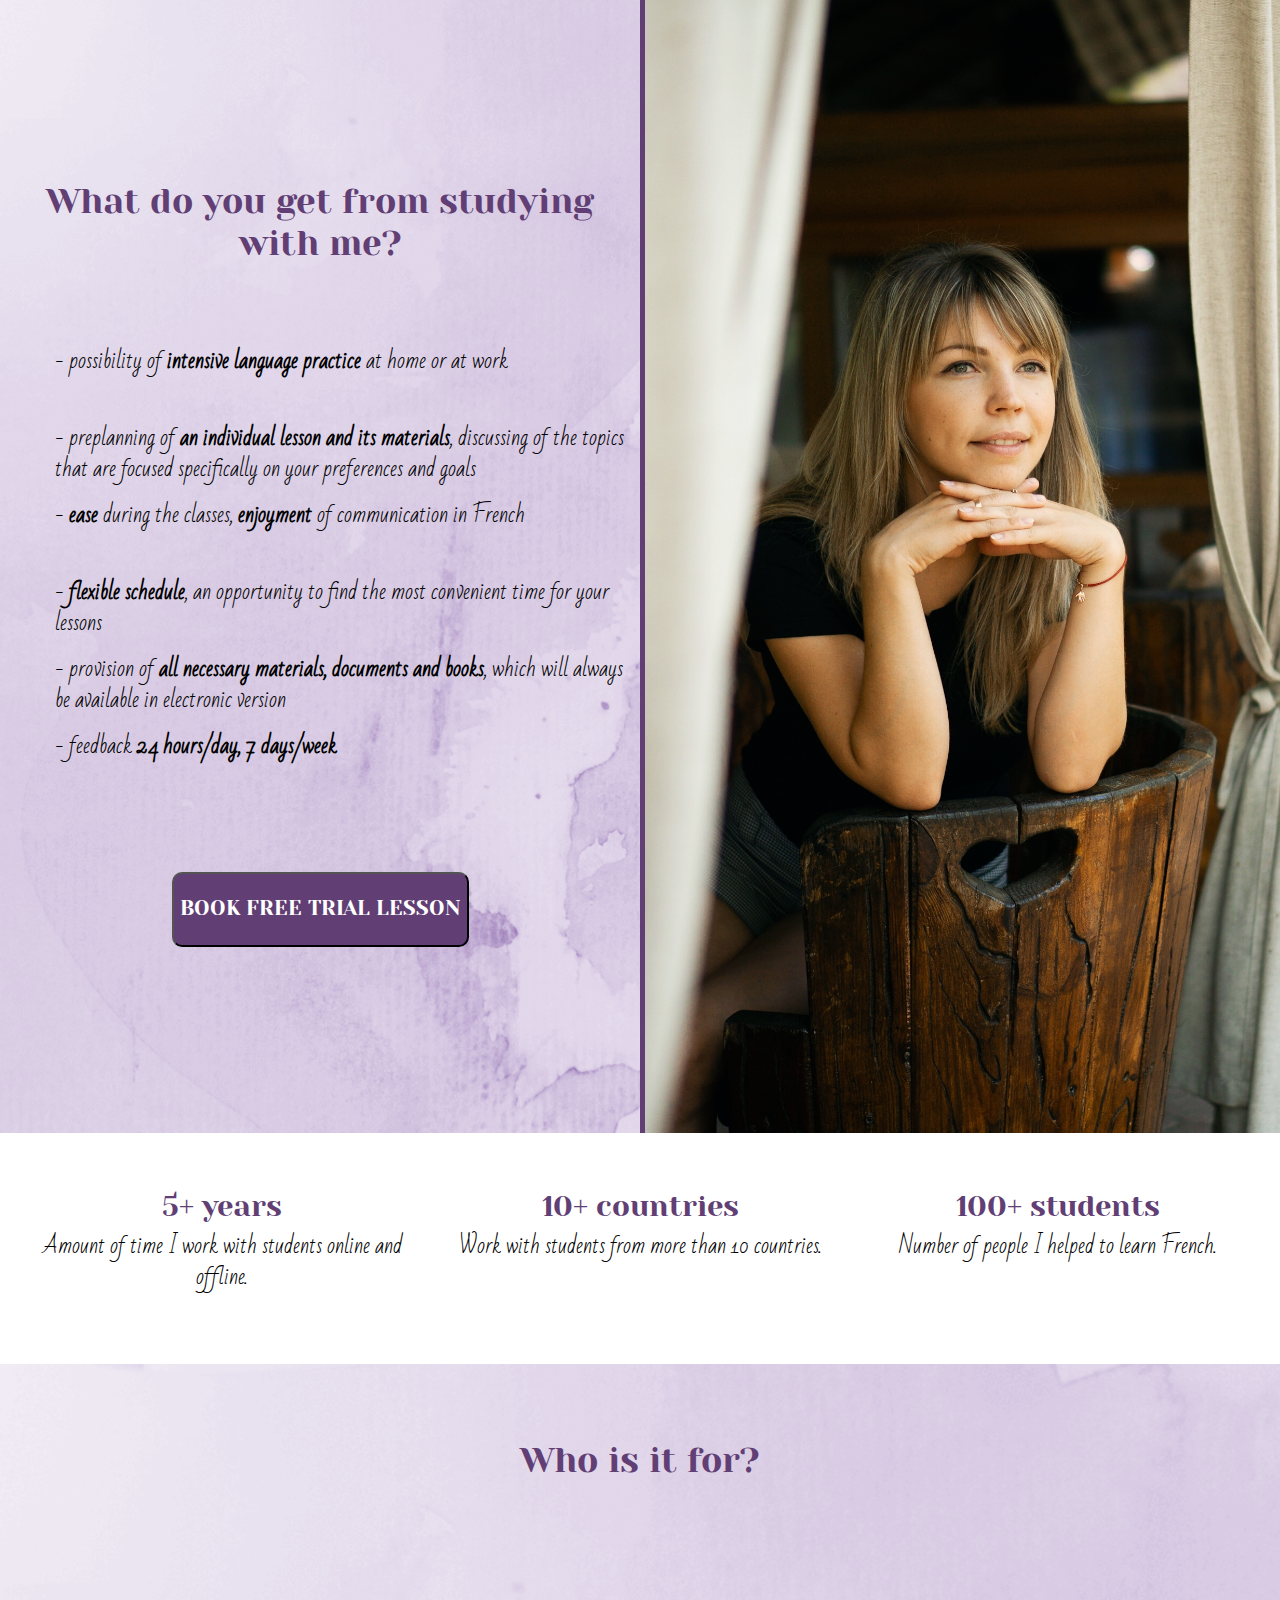
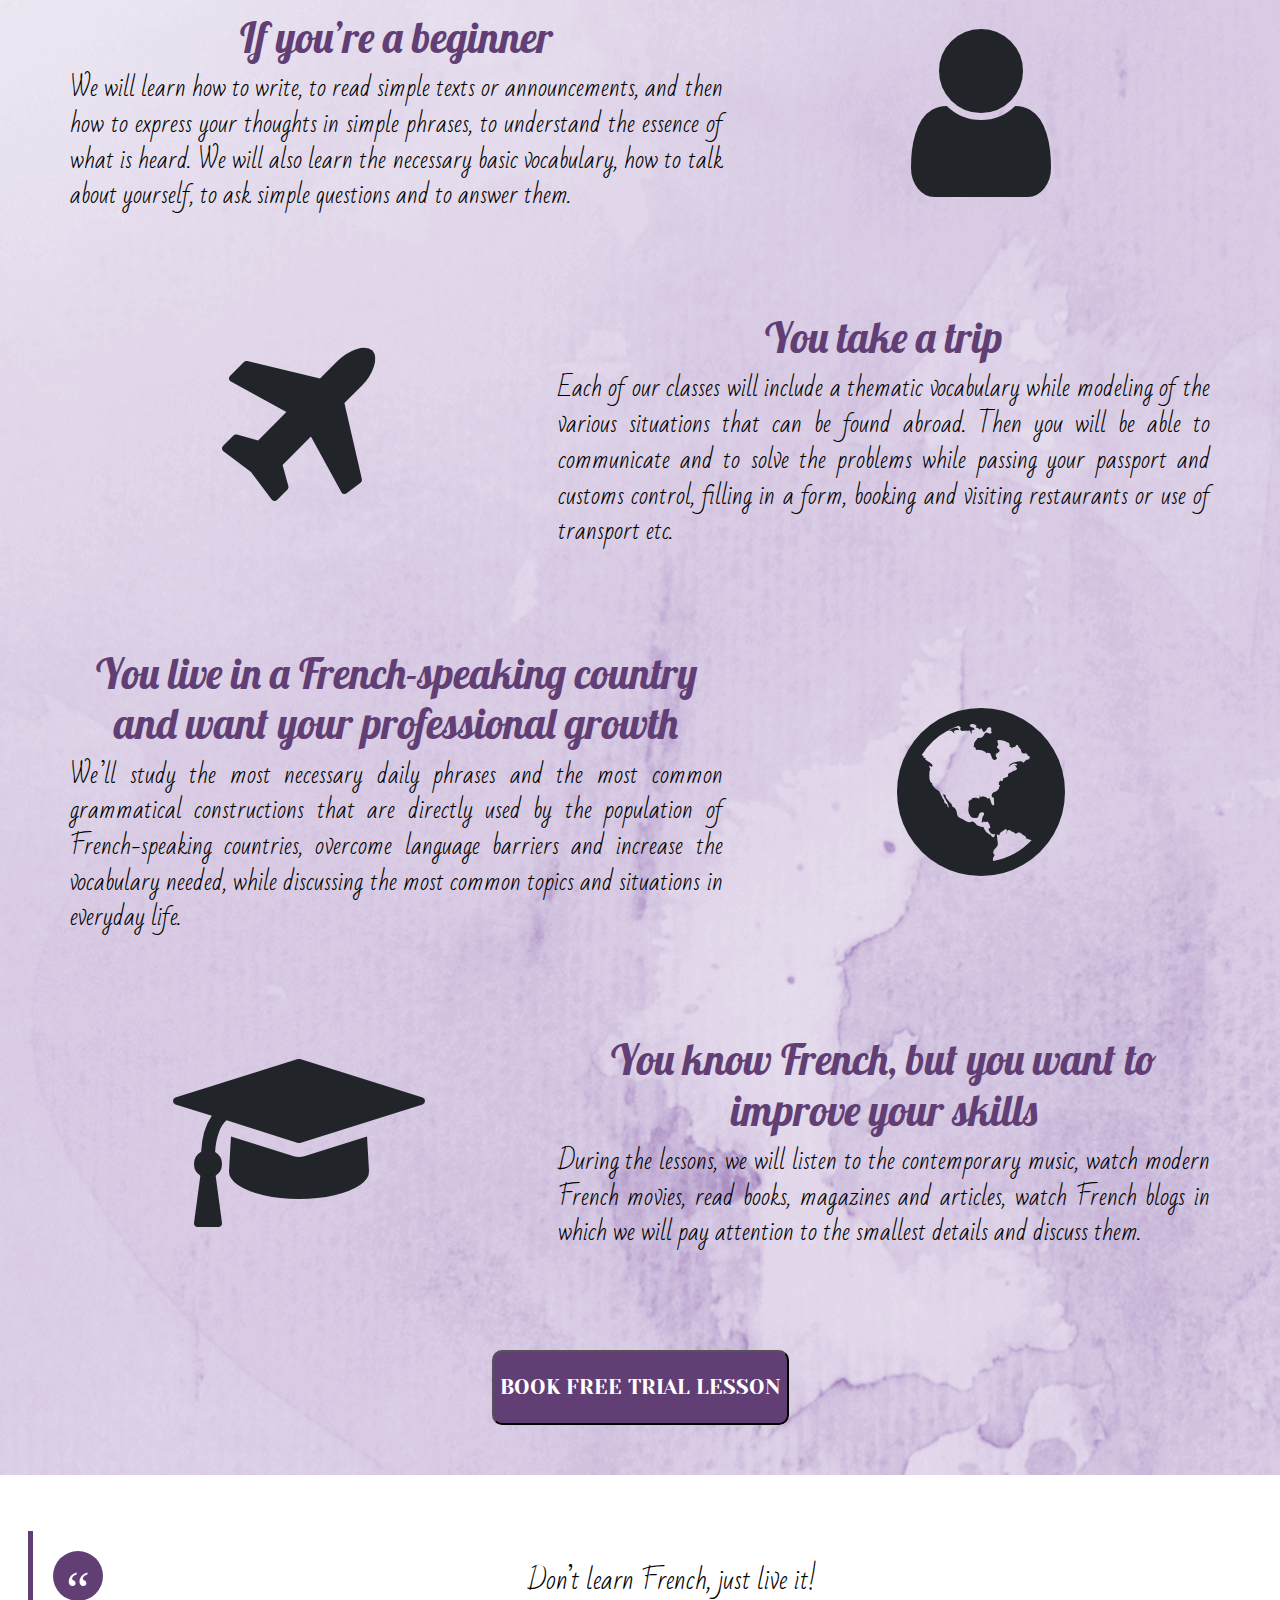
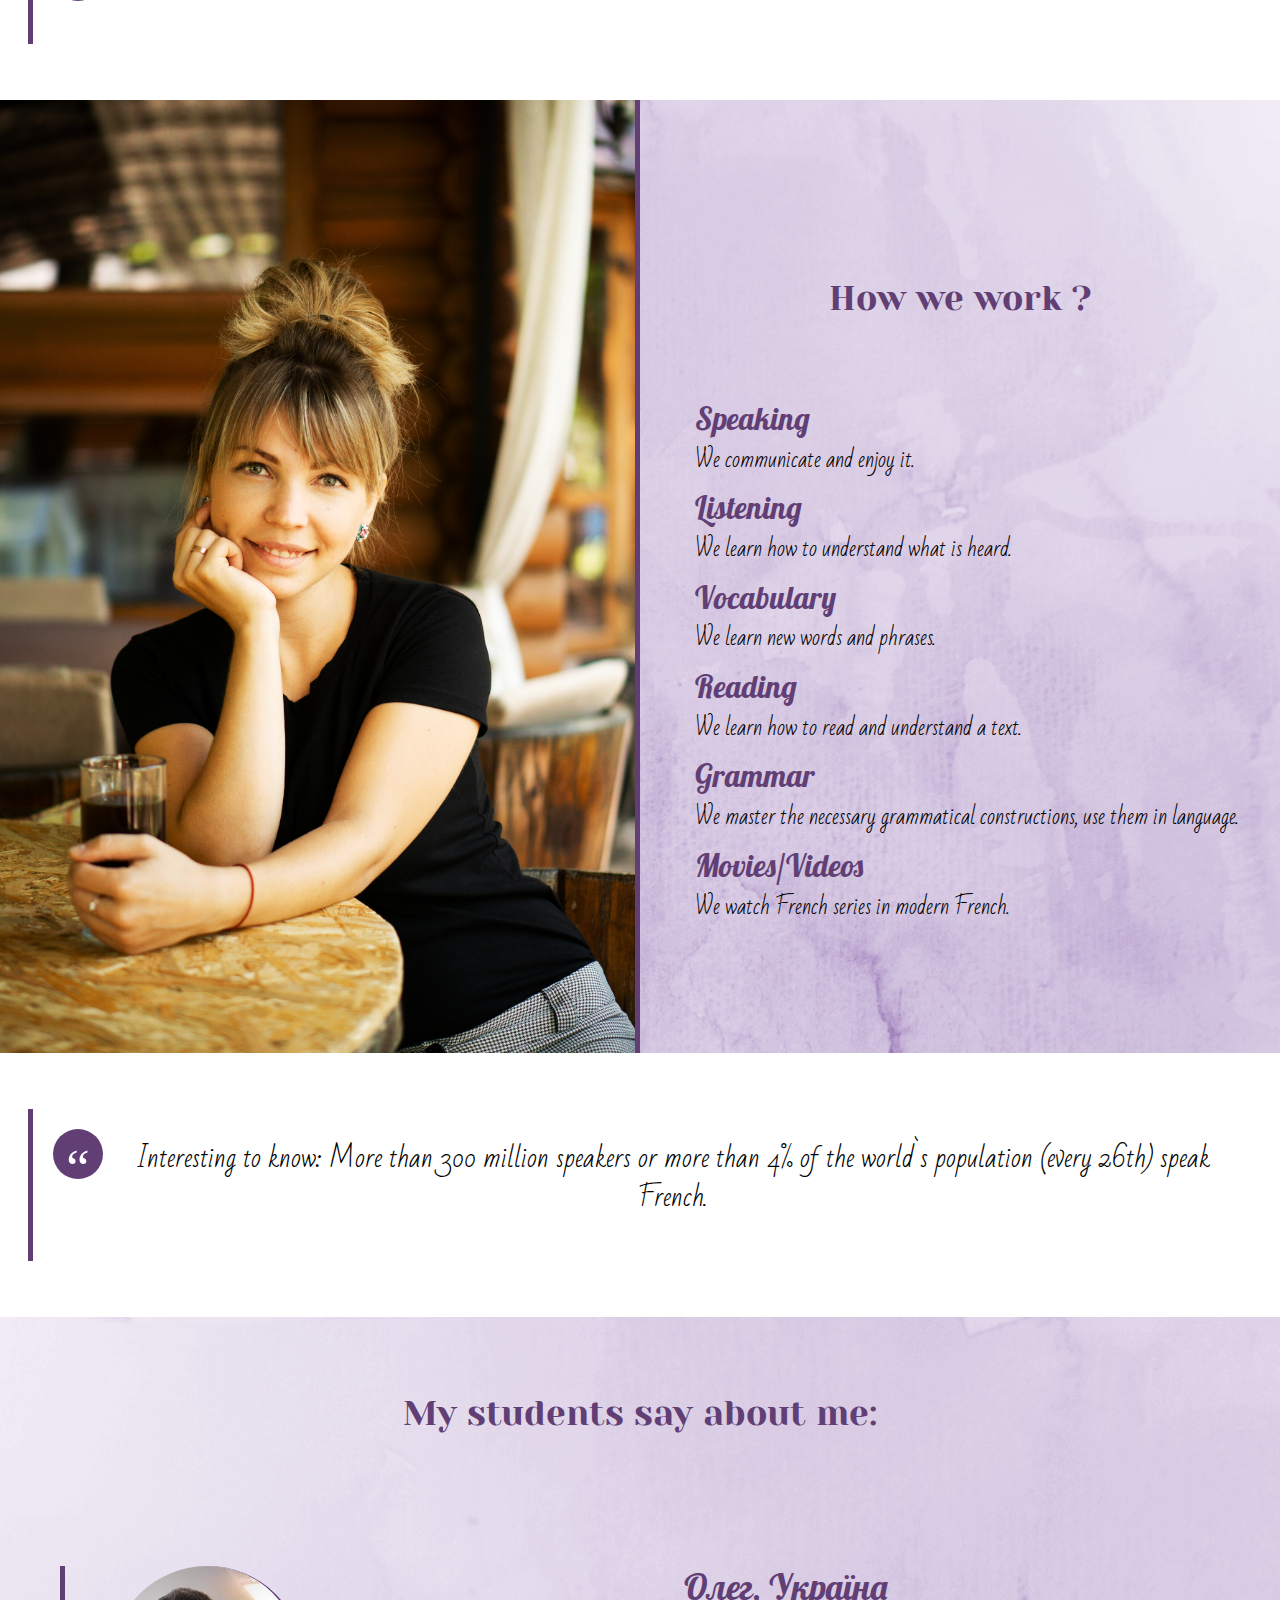
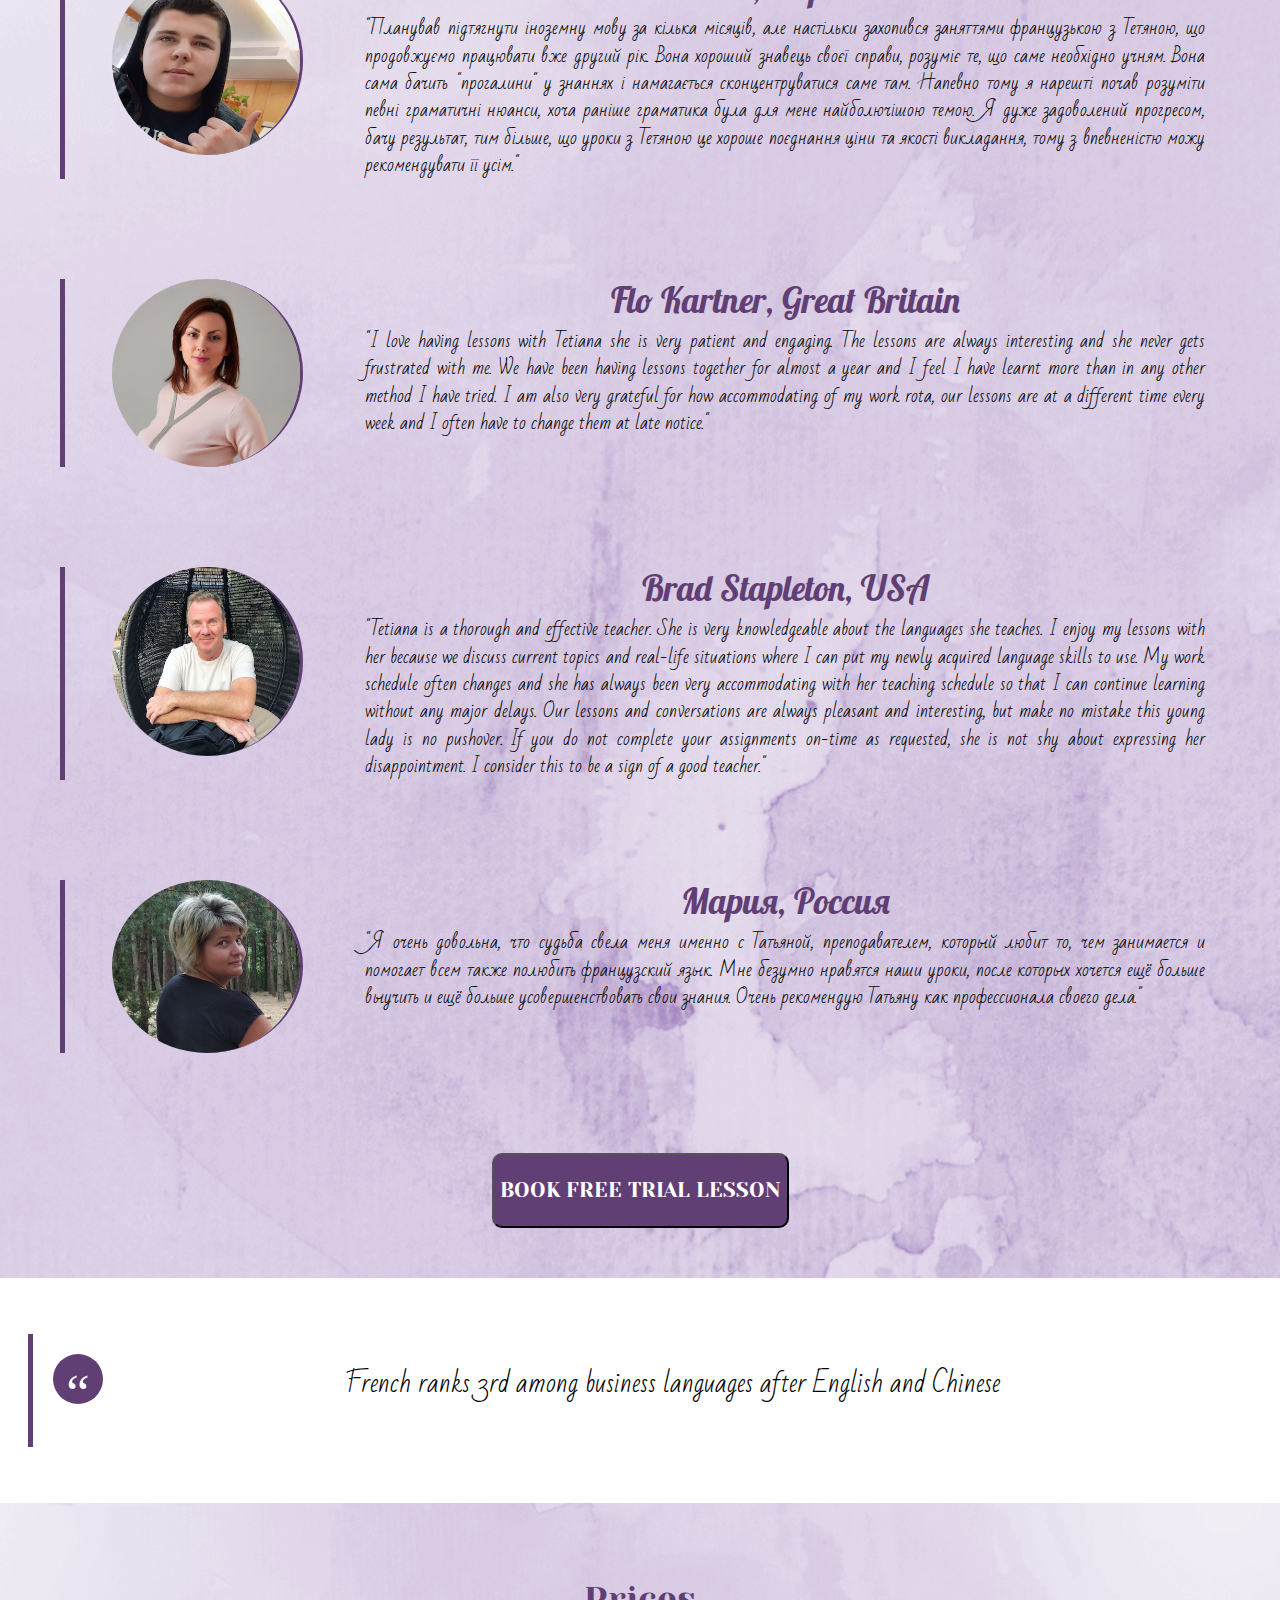
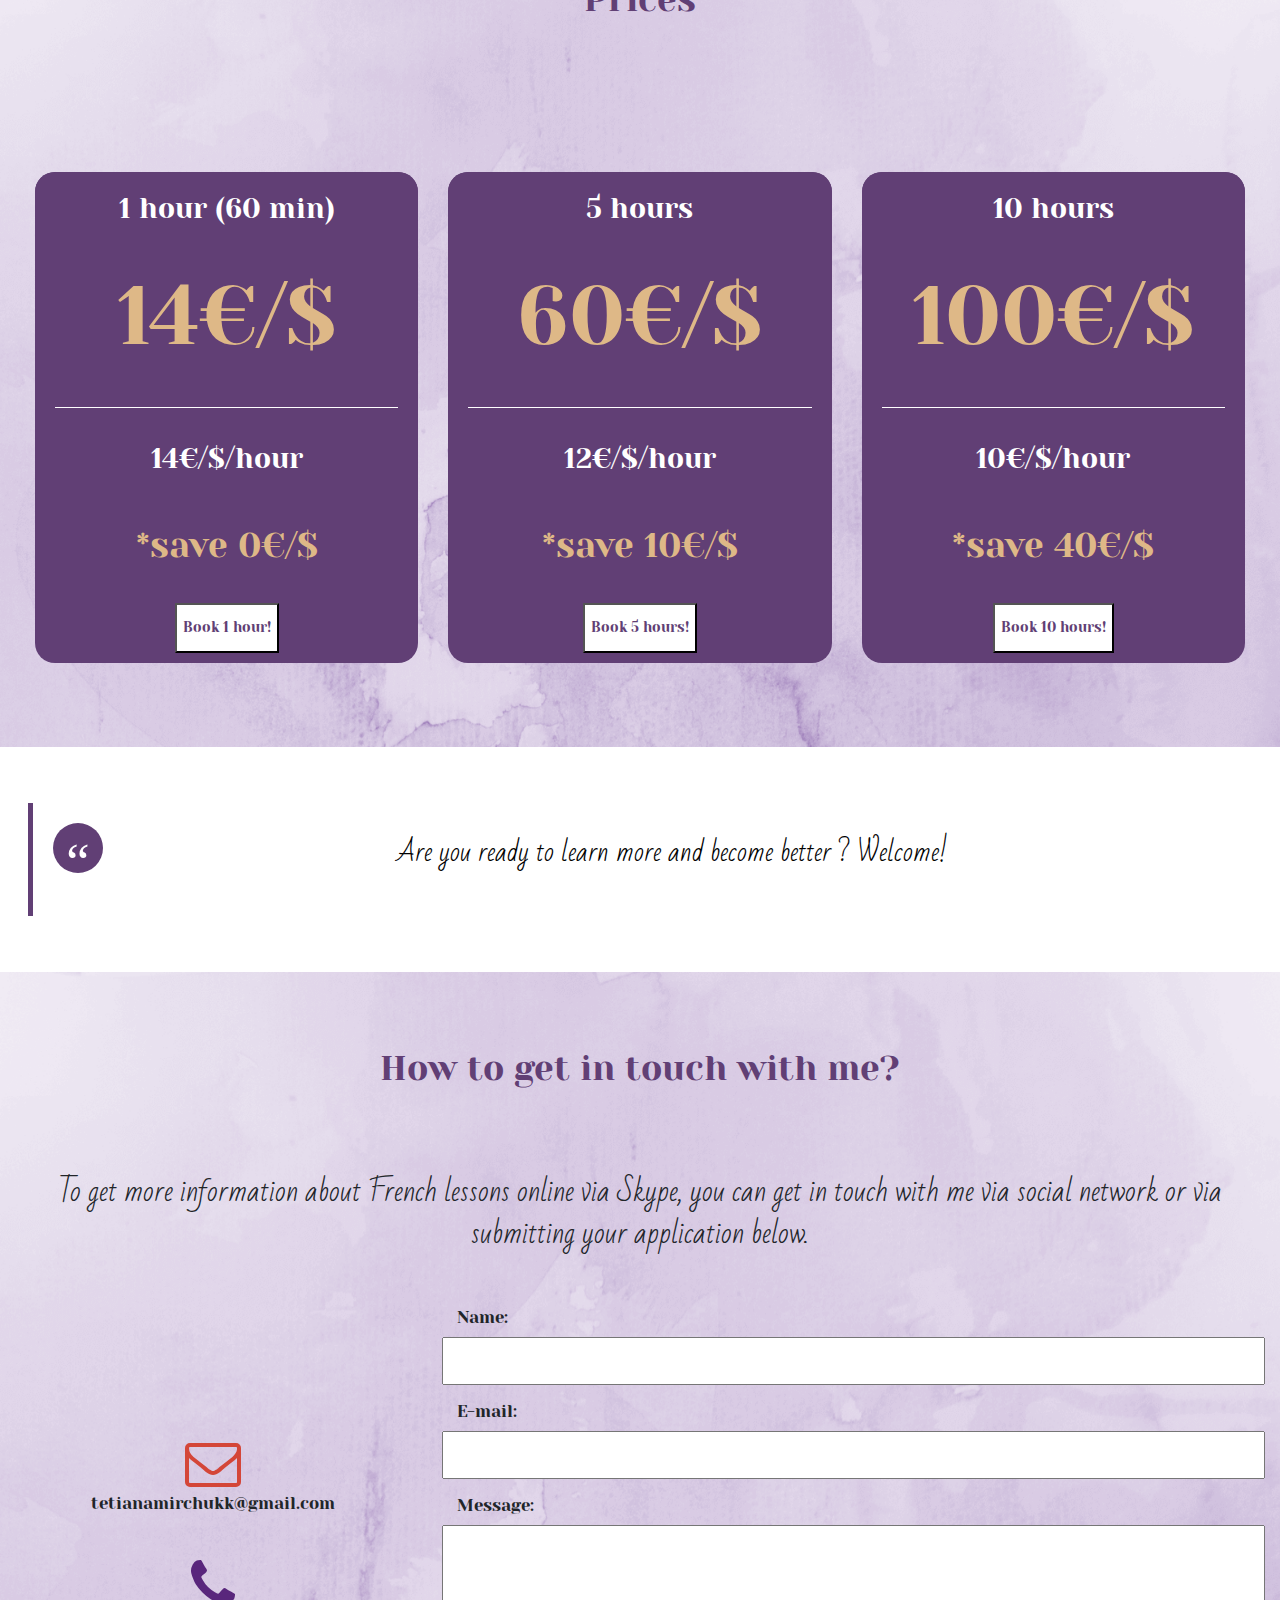
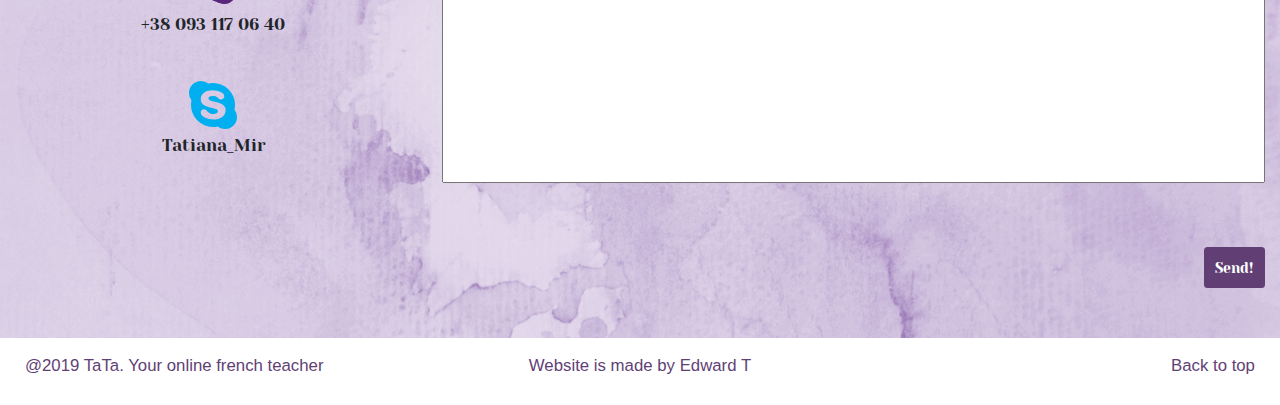
<file: en/index.html>
<!DOCTYPE html>
<html lang="en" class="no-js">

<head>
  <meta charset="utf-8" />
  <title>French lessons - French online with skype</title>
  <meta name="description" content="Вивчити іноземну мову по Skype? -  Вчитель-репетитор французької мови онлайн. 
                                    Вивчити розмовну французьку для усіх рівнів не виходячи з дому. 
                                    Приватні уроки дистанційно, граматика, поповнення словникового запасу.">
  <meta http-equiv="X-UA-Compatible" content="IE=edge">
  <meta name="viewport" content="width=device-width, initial-scale=1">
  <meta property="og:image" content="https://tatalessons.tk/img/about-me-photo-2.jpg" />
  <!-- FONTS -->
  <link href="https://fonts.googleapis.com/css?family=Amatic+SC|Bad+Script|Lobster|Pacifico&display=swap"
    rel="stylesheet">
  <link href="https://fonts.googleapis.com/css?family=Yeseva+One&display=swap" rel="stylesheet">
  <!-- ICONS -->
  <link rel="stylesheet" href="https://maxcdn.bootstrapcdn.com/font-awesome/4.5.0/css/font-awesome.min.css">
  <link rel="shortcut icon" href="favicon.ico" type="image/x-icon">
  <!-- CSS -->
  <link rel="stylesheet" href="https://maxcdn.bootstrapcdn.com/bootstrap/4.0.0/css/bootstrap.min.css"
    integrity="sha384-Gn5384xqQ1aoWXA+058RXPxPg6fy4IWvTNh0E263XmFcJlSAwiGgFAW/dAiS6JXm" crossorigin="anonymous">
  <!-- <link rel="stylesheet" href="https://maxcdn.bootstrapcdn.com/bootstrap/3.3.5/css/bootstrap.min.css"> -->
  <link href="../css/style.min.css" rel="stylesheet" type="text/css" />
</head>

<body id="body" data-spy="scroll" data-target=".navbar" data-offset="50">
  <!-- HOME PAGE -->
  <section id="home" class="home">
    <header id="header-block" class="header-block fixed-top">
      <div id="header-panel" class="header-panel container-fluid">
        <div class="row">
          <div id="header-socials" class="header-socials col">
            <div class="container-fluid">
              <div class="row">
                <div class="header-socials-items col">
                  <a href="skype:Tetiana_Mir?call"><i class="fa fa-skype"></i></a>
                  <a href="callto://+380931170640"><i class="fa fa-phone"></i></a>
                  <a href="mailto:tetianamirchukk@gmail.com"><i class="fa fa-envelope-o"></i></a>
                </div>
              </div>
            </div>
          </div>
          <div class="header-logo col">
            <a href="#home">TaTa</a>
          </div>
          <div class="header-languages col">
            <div>
                <a href="#"><img src="../img/flag-uk.png" style="height:3.2em" onmouseover="this.style.transform='none';"/></a>
              <a href="../"><img src="../img/flag-ua.png"/></a>
            </div>
          </div>
        </div>
      </div>
      <div class="header-navbar">
        <nav id="nav" class="navbar navbar-expand-md mx-auto">
          <div class="container-fluid">
            <button class="navbar-toggler mx-auto" type="button" data-toggle="collapse" data-target="#navbarNav"
              aria-controls="navbarNav" aria-expanded="false" aria-label="Toggle navigation">
              <span class="fa fa-align-justify"></span>
            </button>
            <div class="collapse navbar-collapse" id="navbarNav">
              <ul id="navbar-nav" class="navbar-nav nav-fill w-100 ">
                <li class="nav-item">
                  <a class="nav-link" href="#home">Home</a>
                </li>
                <li class="nav-item">
                  <a class="nav-link" href="#about-me">About me</a>
                </li>
                <li class="nav-item">
                  <a class="nav-link" href="#advantages">Advantages</a>
                </li>
                <li class="nav-item">
                  <a class="nav-link" href="#for-whom">Who is it for</a>
                </li>
                <li class="nav-item">
                  <a class="nav-link" href="#how-we-work">How we work</a>
                </li>
                <li class="nav-item">
                  <a class="nav-link" href="#feedback">Feedback</a>
                </li>
                <li class="nav-item">
                  <a class="nav-link" href="#price">Prices</a>
                </li>
                <li class="nav-item">
                  <a class="nav-link" href="#contact">Contacts</a>
                </li>
              </ul>
            </div>
          </div>
        </nav>
      </div>
    </header>
    <article class="home-content container-fluid">
      <h3 class="">TaTa</h3>
      <h1 class="">Your online French teacher</h1>
    </article>
  </section>
  <!-- /END OF HOME PAGE -->

  <!-- ABOUT ME PAGE -->
  <section id="about-me" class="about-me">
    <article class="about-me-container container">
      <div class="row">
        <aside class="about-me-photo col-sm-12 col-md-6">
          <img src="../img/about-me-photo.png" alt="">
        </aside>
        <aside class="about-me-content col-sm-12 col-md-6">
          <h2>Who am I ?</h2>
          <p>I am Tatiana Andreichuk, teacher, translator and just a person who is in love with French and who is ready
            to share her knowledge with all people who are interested in.
            I am practicing individual lessons for all levels: from beginners who want to learn how to read, to write
            and to understand elementary things in French to advanced people who just want to improve their knowledge
            more and to find out the smallest details of this language.

            I believe that my profession contributes to the development of people in general and to me personally.
            Because when I am teaching someone - I am improving myself. The best proof of my achievements is the success
            of my students, you can read their reviews in <a href="#feedback">«Feedback»</a>. The feature of character that
accurately describes me is insistence, but also I am kind and understanding =)
            I try to make me lessons in the form of a "friend-teacher / friend-learner", not in the form of a "teacher
/ learner".

          </p>
          <p>
            Dealing with translations, I have been to many French-speaking countries, looking at their culture, life
and outlook. It gave me a huge experience both personal and professional.
           After several years in the online industry, I realized that one of my vocations is to sow wisdom, sow the
good, the eternal. Since then, I have been working exclusively on Skype.

          </p>
        </aside>
      </div>
    </article>
    <article class="about-me-container container">
      <div class="row">
        <aside class="about-me-content col-sm-12 col-md-6">
          <h2>Experience:</h2>
          <ul>
            <li>
              <strong>«SeoProfy»</strong>, (copywriter).
            </li>
            <li>
              Accompanying of a foreign delegation abroad, in particular, a few months experience in
              <strong>«Kronospan-Luxembourg»</strong>, where I received a lot of recommendations from.
            </li>
            <li>
              <strong>«Preply.com»</strong>, since then I have a big interest in teaching foreign languages
            </li>
            <li>
              Online school <strong>«OK.All correct»</strong>, where worked with students from the UK, Canada, the
              USA, etc.
            </li>
          </ul>
        </aside>
        <aside class="about-me-photo col-sm-12 col-md-6">
            <img src="../img/about-me-photo-1.png" alt="">
        </aside>
      </div>
    </article>
  </section>
  <!-- /END OF ABOUT ME PAGE -->

  <!-- VIDEO BLOCK -->
  <section class="embed-responsive embed-responsive-16by9">
    <iframe class="embed-responsive-item" src="https://www.youtube.com/embed/4xa1QhByqNc" autostart="false"
      preload="none" allow="accelerometer; encrypted-media; gyroscope; picture-in-picture" controls
      allowfullscreen></iframe>
  </section>
  <!-- /END OF VIDEO BLOCK -->

  <!-- ADVANTAGES PAGE -->

  <section id="advantages" class="advantages">
    <article class="advantages-container">
  <aside class="how-we-work-container-content container">
    <header class="header">
      <h2>What do you get from studying with me?</h2>
    </header>
    <ul class="advantages-container-content-list">
      <li>
        <p>
          - possibility of <strong>intensive language practice</strong> at home or at work
        </p>
      </li>
      <li>
        <p>  
          - preplanning of <strong>an individual lesson and its materials</strong>, discussing of the topics that are focused
          specifically on your preferences and goals
        </p>
      </li>
      <li>
          <p> 
            - <strong>ease</strong> during the classes, <strong>enjoyment</strong> of communication in French
          </p>
      </li>
      <li>
        <p> 
          - <strong>flexible schedule</strong>, an opportunity to find the most convenient time for your lessons
        </p>
      </li>
      <li>
        <p>
          - provision of <strong>all necessary materials, documents and books</strong>, which will always be available in electronic
          version
        </p>
      </li>
      <li>
        <p> 
          - feedback <strong>24 hours/day, 7 days/week</strong>
        </p>
      </li>
    </ul>
    <div class="free-lesson">
      <button class="free-lesson-btn">BOOK FREE TRIAL LESSON</button>
    </div>
  </aside>
  <aside class="advantages-container-photo container">
    <img src="/img/advantages-photo1.jpg" alt="advantages photo">
</aside>
  </article>
    </section>

<!-- END OF ADVANTAGES PAGE -->

    <section class="separator jumbotron container-fluid">
      <div class="row">
        <div class="col-sm-4">
          <h4>5+ years</h4>
          <p>Amount of time I work with students online and offline.</p>
        </div>
        <div class="col-sm-4">
          <h4>10+ countries</h4>
          <p>Work with students from more than 10 countries.</p>
        </div>
        <div class="col-sm-4">
          <h4>100+ students</h4>
          <p>Number of people I helped to learn French.</p>
        </div>
      </div>
    </section>

  <!-- FOR WHOM PAGE -->
  <section id="for-whom" class="for-whom">
    <header class="header evealator-once">
      <h2>Who is it for?</h2>
    </header>
    <article class='for-whom-content container-fluid'>
      <div class="for-whom-container row">
        <div class="col-sm-12 col-md-7">
          <h3>If you’re а beginner</h3>
          <span>We will learn how to write, to read simple texts or announcements, and then how to express your
            thoughts in simple phrases, to understand the essence of what is heard. We will also learn the
            necessary basic vocabulary, how to talk about yourself, to ask simple questions and to answer them.
          </span>
        </div>
        <div class="for-whom-ico col-md-5">
          <i class="fa fa-user"></i>
        </div>
      </div>
    </article>
    <article class='for-whom-content container-fluid'>
      <div class="for-whom-container row">
        <div class="for-whom-ico col-md-5">
          <i class="fa fa-plane"></i>
        </div>
        <div class="col-sm-12 col-md-7">
          <h3>You take a trip</h3>
          <span>Each of our classes will include a thematic vocabulary while modeling of the various situations that can
            be found abroad. Then you will be able to communicate and to solve the problems while passing your
            passport and customs control, filling in a form, booking and visiting restaurants or use of transport etc.
          </span>
        </div>
      </div>
    </article>
    <article class='for-whom-content container-fluid'>
      <div class="for-whom-container row">
        <div class="col-sm-12 col-md-7">
          <h3>You live in a French-speaking country and want your professional growth</h3>
          <span>We’ll study the most necessary daily phrases and the most common grammatical constructions that are
            directly used by the population of French-speaking countries, overcome language barriers and increase
            the vocabulary needed, while discussing the most common topics and situations in everyday life.
          </span>
        </div>
        <div class="for-whom-ico col-md-5">
          <i class="fa fa-globe"></i>
        </div>
      </div>
    </article>
    <article class='for-whom-content container-fluid'>
      <div class="for-whom-container row">
        <div class="for-whom-ico col-md-5">
          <i class="fa fa-graduation-cap"></i>
        </div>
        <div class="col-sm-12 col-md-7">
          <h3>You know French, but you want to improve your skills</h3>
          <span>During the lessons, we will listen to the contemporary music, watch modern French movies, read books,
            magazines and articles, watch French blogs in which we will pay attention to the smallest details and
            discuss them.
          </span>
        </div>
      </div>
    </article>
    <aside class="free-lesson">
      <button class="free-lesson-btn">BOOK FREE TRIAL LESSON</button>
    </aside>
  </section>
  <!-- /END FOR WHOM PAGE -->

  <!-- BLOCKQUOTE -->
  <section class="jumbotron separator blockquote container-fluid">
    <div class="row">
      <div class="col">
        <blockquote>
          <p>Don’t learn French, just live it!</p>
        </blockquote>
      </div>
    </div>
  </section>
  <!-- END OF BLOCKQUOTE -->

  <!-- HOW WE WORK PAGE -->
  <section id="how-we-work" class="how-we-work">
    <article class="how-we-work-container">
    <aside class="how-we-work-container-photo container">
      <img src="../img/how-we-work-photo1.jpg" alt="how we word photo">
  </aside>
  <aside class="how-we-work-container-content container">
    <header class="header">
      <h2>How we work ?</h2>
    </header>
    <ul class="how-we-work-container-content-list">
      <li>
        <h3>Speaking</h3>
        <p>We communicate and enjoy it.</p>
      </li>
      <li>
        <h3>Listening</h3>
        <p>We learn how to understand what is heard.</p>
      </li>
      <li>
        <h3>Vocabulary</h3>
        <p>We learn new words and phrases.</p>
      </li>
      <li>
        <h3>Reading</h3>
        <p>We learn how to read and understand a text.</p>
      </li>
      <li>
        <h3>Grammar</h3>
        <p>We master the necessary grammatical constructions, use them in language.</p>
      </li>
      <li>
        <h3>Movies/Videos</h3>
        <p>We watch French series in modern French.</p>
      </li>
    </ul>
  </aside>
  </article>
    </section>
  <!-- /END OF HOW WE WORK PAGE -->

  <!-- BLOCKQUOTE -->
  <section class="jumbotron separator blockquote container-fluid">
    <div class="row">
      <div class="col">
        <blockquote>
          <p>Interesting to know: More than 300 million speakers or more than 4% of the world`s population (every
            26th) speak French.</p>
        </blockquote>
      </div>
    </div>
  </section>
  <!-- /END OF BLOCKQUOTE -->

  <!-- FEEDBACK PAGE -->
  <section id="feedback" class="feedback">
    <header class="header ">
      <h2>My students say about me:</h2>
    </header>
    <article class="feedback-content container-fluid">
      <div class="feedback-container row">
        <div class="feedback-img col-sm-12 col-md-3">
          <img src="../img/feedback-photo-oleg.jpg" alt="">
        </div>
        <div class="col-sm-12 col-md-9">
          <h3>Олег, Україна</h3>
          <span>"Планував підтягнути іноземну мову за кілька місяців, але настільки захопився заняттями французькою з
            Тетяною,
            що продовжуємо працювати вже другий рік. Вона хороший знавець своєї справи,
            розуміє те, що саме необхідно учням. Вона сама бачить "прогалини" у знаннях і намагається сконцентруватися
            саме там.
            Напевно тому я нарешті почав розуміти певні граматичні нюанси, хоча раніше граматика була для мене
            найболючішою темою.
            Я дуже задоволений прогресом, бачу результат, тим більше, що уроки з Тетяною це хороше поєднання ціни та
            якості викладання, тому з впевненістю можу рекомендувати її усім."</span>
        </div>
      </div>
    </article>
    <article class="feedback-content container-fluid">
      <div class="feedback-container row">
        <div class="feedback-img col-sm-12 col-md-3">
          <img src="../img/feedback-photo-flo.jpg" alt="">
        </div>
        <div class="col-sm-12 col-md-9">
          <h3>Flo Kartner, Great Britain</h3>
          <span>"I love having lessons with Tetiana she is very patient and engaging.
            The lessons are always interesting and she never gets frustrated with me.
            We have been having lessons together for almost a year and I feel I have learnt more than in any other
            method I have tried.
            I am also very grateful for how accommodating of my work rota, our lessons are at a different time every
            week and I often have to change them at late notice."</span>
        </div>
      </div>
    </article>
    <article class="feedback-content container-fluid">
      <div class="feedback-container row">
        <div class="feedback-img col-wm-12 col-md-3">
          <img src="../img/feedback-photo-brad.jpg" alt="">
        </div>
        <div class="col-sm-12 col-md-9">
          <h3>Brad Stapleton, USA</h3>
          <span>"Tetiana is a thorough and effective teacher. She is very knowledgeable about the languages she teaches.
            I enjoy my lessons with her because we discuss current topics and real-life situations where I can put my
            newly acquired language skills to use.
            My work schedule often changes and she has always been very accommodating with her teaching schedule so that
            I can continue learning without any major delays.
            Our lessons and conversations are always pleasant and interesting, but make no mistake this young lady is no
            pushover.
            Іf you do not complete your assignments on-time as requested, she is not shy about expressing her
            disappointment.
            I consider this to be a sign of a good teacher."</span>
        </div>
      </div>
    </article>
    <article class="feedback-content container-fluid">
      <div class="feedback-container row">
        <div class="feedback-img col-sm-12 col-md-3">
          <img src="../img/feedback-photo-maria.jpg" alt="">
        </div>
        <div class="col-sm-12 col-md-9">
          <h3>Мария, Россия</h3>
          <span>"Я очень довольна, что судьба свела меня именно с Татьяной, преподавателем, который любит то, чем
            занимается и помогает всем также полюбить французский язык.
            Мне безумно нравятся наши уроки, после которых хочется ещё больше выучить и ещё больше усовершенствовать
            свои знания.
            Очень рекомендую Татьяну как профессионала своего дела."</span>
        </div>
      </div>
    </article>
    <aside class="free-lesson">
      <button class="free-lesson-btn">BOOK FREE TRIAL LESSON</button>
    </aside>
  </section>
  <!-- /END OF FEEDBACK PAGE -->

  <!-- BLOCKQUOTE -->
  <section class="jumbotron separator blockquote container-fluid">
    <div class="row">
      <div class="col">
        <blockquote>
          <p>French ranks 3rd among business languages ​​after English and Chinese</p>
        </blockquote>
      </div>
    </div>
  </section>
  <!-- /END OF BLOCKQUOTE -->

  <!-- PRICE PAGE -->
  <section id="price" class="price">
    <header class="header ">
      <h2>Prices</h2>
    </header>
    <article class="container-fluid">
      <ul class="price-container thumbnails row">
        <li class="price-content col-sm-12 col-md-4">
          <div class="price-thumbnail thumbnail">
            <div class="price-thumbnail-content">
              <h3>1 hour (60 min)</h3>
              <h4>14€/$</h4>
              <p>14€/$/hour</p>
              <h5>*save 0€/$</h5>
            </div>
            <div class="price-thumbnail-button">
              <button id="one-hour-btn">Book 1 hour!</button>
            </div>
          </div>
        </li>
        <li class="price-content col-sm-12 col-md-4">
          <div class="price-thumbnail thumbnail">
            <div class="price-thumbnail-content">
              <h3>5 hours</h3>
              <h4>60€/$</h4>
              <p>12€/$/hour</p>
              <h5>*save 10€/$</h5>
            </div>
            <div class="price-thumbnail-button">
              <button id="five-hour-btn">Book 5 hours!</button>
            </div>
          </div>
        </li>
        <li class="price-content col-sm-12 col-md-4">
          <div class="price-thumbnail thumbnail">
            <div class="price-thumbnail-content">
              <h3>10 hours</h3>
              <h4>100€/$</h4>
              <p>10€/$/hour</p>
              <h5>*save 40€/$</h5>
            </div>
            <div class="price-thumbnail-button">
              <button id="ten-hour-btn">Book 10 hours!</button>
            </div>
          </div>
        </li>
      </ul>
    </article>
  </section>
  <!-- /END OF PRICE PAGE  -->

  <!-- BLOCKQUOTE -->
  <section class="jumbotron separator blockquote container-fluid">
    <div class="row">
      <div class="col">
        <blockquote>
          <p>Are you ready to learn more and become better ? Welcome!</p>
        </blockquote>
      </div>
    </div>
  </section>
  <!-- /END OF BLOCKQUOTE -->

  <!-- CONTACT PAGE -->
  <section id="contact" class="contact">
    <header class="header">
      <h2>How to get in touch with me?</h2>
    </header>
    <div class="contact-container container-fluid">
      <article class="row">
        <div class="contact-article col-12">
          <span>
            To get more information about French lessons online via Skype, you can get in touch with me via social
            network or via submitting your application below.

          </span>
        </div>
      </article>
      <article class="row">
        <aside class="contact-social col-12 col-md-4">
          <div class="conatainer-fluid">
            <div class="row">
              <div class="col-sm-4 col-md-12">
                <i class="fa fa-envelope-o"></i>
                <span>tetianamirchukk@gmail.com</span>
              </div>
              <div class="col-sm-4 col-md-12">
                <i class="fa fa-phone"></i>
                <span>+38 093 117 06 40</span>
              </div>
              <div class="col-sm-4 col-md-12">
                <i class="fa fa-skype"></i>
                <span>Tatiana_Mir</span>
              </div>
            </div>
          </div>
        </aside>
        <form id="contact-form" class="contact-form col-12 col-md-8">
          <div class="form-group container-fluid">
            <div class="row">
              <label class="col-12" for="name">Name:</label>
              <input class="col-12" type="text" name="name" id="name" value="" />
            </div>
          </div>
          <div class="form-group container-fluid">
            <div class="row">
              <label class="col-12" for="email">E-mail:</label>
              <input class="col-12" type="text" name="email" id="email" value="" />
            </div>
          </div>
          <div class="form-group container-fluid">
            <div class="row">
              <label class="col-12" for="message">Message:</label>
              <textarea class="col-12" name="message" id="message" rows="12"></textarea>
            </div>
          </div>
          <div class="container-fluid">
            <div class="row">
              <div class="result col-12"></div>
            </div>
          </div>
          <button class="btn contact-btn"><a href="javascript: void(0);" id="submit">Send!</a></button>
        </form>
      </article>
    </div>
  </section>
  <!-- /END OF CONTACT PAGE -->

  <!-- FOOTER -->
  <footer id="footer" class="footer container-fluid">
    <div class="row">
      <aside class="col-md-4 text-left">
        <span>@2019 TaTa. Your online french teacher</span>
      </aside>
      <aside class="col-md-4 text-center">
        <span>Website is made by <a href="https://www.instagram.com/edward__t" target="_blank">Edward T</a></span>
      </aside>
      <aside class="col-md-4 text-right">
        <span><a id="btt" href="#home">Back to top</a></span>
      </aside>
    </div>
  </footer>
  <!-- /END OF FOOTER -->

  <!-- SCRIPTS -->
  <script src="https://cdnjs.cloudflare.com/ajax/libs/popper.js/1.14.7/umd/popper.min.js"
    integrity="sha384-UO2eT0CpHqdSJQ6hJty5KVphtPhzWj9WO1clHTMGa3JDZwrnQq4sF86dIHNDz0W1"
    crossorigin="anonymous"></script>
  <script src="https://code.jquery.com/jquery-3.4.1.min.js"
    integrity="sha256-CSXorXvZcTkaix6Yvo6HppcZGetbYMGWSFlBw8HfCJo=" crossorigin="anonymous"></script>
  <script src="https://stackpath.bootstrapcdn.com/bootstrap/4.3.1/js/bootstrap.min.js"
    integrity="sha384-JjSmVgyd0p3pXB1rRibZUAYoIIy6OrQ6VrjIEaFf/nJGzIxFDsf4x0xIM+B07jRM"
    crossorigin="anonymous"></script>
  <script src="../scripts/jayout.min.js"></script>
  <script src="../scripts/contact.min.js"></script>
  <script src="mail.php"></script>
</body>

</html>
</file>
<file: css/style.min.css>
body,html{font-size:14px;overflow-x:hidden;max-width:100vw;margin:0;padding:0}html{scroll-behavior:smooth}.header-block{-webkit-transition:background .2s ease-out;transition:background .2s ease-out}.header-navbar{width:100vw;display:-webkit-box;display:-ms-flexbox;display:flex}.header-socials{text-align:start;align-self:center}.header-socials-items{display:inline-flex}.header-socials-items a{padding-right:20px;color:#000;text-decoration:none}.header-socials-items i{font-size:3em;-webkit-transition:all ease .3s;transition:all ease .3s}.header-socials-items .fa-skype:focus,.header-socials-items .fa-skype:hover{color:#00aff0}.header-socials-items .fa-phone:focus,.header-socials-items .fa-phone:hover{color:#59267c}.header-socials-items .fa-envelope-o:focus,.header-socials-items .fa-envelope-o:hover{color:#d44638}.header-logo{text-align:center;font-family:Lobster,cursive;color:#613f75;font-size:4em}.header-logo a{text-decoration:none;color:inherit;cursor:pointer}.header-languages{font-family:Lobster,cursive;font-size:1em;align-self:center;text-align:end}.header-languages a{position:relative;color:#000;cursor:pointer;text-decoration:none;-webkit-transition:all ease .3s;transition:all ease .3s}.header-languages a:focus,.header-languages a:hover{color:#613f75}.header-languages img{height:1.7em;width:auto;transition:all .3s ease}.header-languages img:hover{transform:scale(1.5)}.navbar{font-family:Lobster,cursive;font-size:2em;padding-bottom:10px}.navbar-nav a{position:relative;color:#000;cursor:pointer;text-decoration:none}.navbar-nav a:after{display:block;position:absolute;top:50px;left:50%;-webkit-transform:translateX(-50%);transform:translateX(-50%);width:0;height:2px;background-color:#613f75;content:"";-webkit-transition:.4s ease-in;transition:.4s ease-in}.navbar-nav a:hover{color:#613f75}.navbar-nav a:hover::after{width:100%}.navbar-nav a.active{color:#613f75}.navbar-nav a.active:after{display:block;position:absolute;top:50px;left:50%;-webkit-transform:translateX(-50%);transform:translateX(-50%);height:2px;background-color:#613f75;content:"";-webkit-transition:.4s ease-in;transition:.4s ease-in;width:100%}.fa-align-justify{font-size:1.8em;line-height:1.8em}.home{display:grid;cursor:default;background-image:url(../img/bg_home.png);background-attachment:fixed;background-position:left bottom;background-size:cover;height:100vh}.home-content{margin-top:-100px;display:grid;justify-items:center;-ms-flex-line-pack:center;align-content:center}.home-content h3{margin:10px 0 20px 0;text-align:center;font-size:15em;color:#613f75;font-family:Lobster,cursive}.home-content h1{text-align:center;font-size:3em;color:#613f75;font-family:'Bad Script',cursive}.about-me{display:grid;background-image:url(../img/bg_page.png);background-size:cover;background-color:#e1ace8;min-height:100vh;width:100vw}.about-me-container{-ms-flex-line-pack:center;align-content:center;-webkit-box-align:center;-ms-flex-align:center;align-items:center;justify-self:center}.about-me-container strong{font-weight:900;font-size:1.1em}.about-me-photo{-webkit-box-pack:center;-ms-flex-pack:center;justify-content:center;padding:50px 0;align-self:center}.about-me-photo img{border-radius:50%;width:100%}.about-me-content{font-size:1.5em;color:#000;font-family:'Bad Script',cursive;text-align:justify}.about-me-content h2{font-family:'Yeseva One',cursive;color:#613f75;text-align:center;padding:75px 0;font-size:2.5em}.about-me-content p{overflow-y:hidden}.advantages{display:grid;background-image:url(../img/bg_page.png);background-size:cover;background-color:#e1ace8;min-height:100vh;width:100vw}.advantages-container{padding:0;margin:0;display:grid;grid-template-columns:1fr 1fr}.advantages-container-photo{width:50vw;height:auto;padding:0;margin:0}.advantages-container-photo img{max-width:100%;max-height:100%;height:-moz-available;height:-webkit-fill-available;height:fill-available;float:right;border-left:5px solid #613f75}.advantages-container-content{align-content:center}.advantages-container-content-list{list-style:none;display:grid;grid-template-rows:repeat(6,1fr)}.advantages-container-content-list p{color:#000;font-family:'Bad Script',cursive;font-size:1.5em}.for-whom{display:grid;background-image:url(../img/bg_page.png);background-color:#e1ace8;background-size:cover;min-height:100vh;width:100vw}.for-whom-content{-webkit-box-pack:justify;-ms-flex-pack:justify;justify-content:space-between;text-align:justify;display:-webkit-inline-box;display:-ms-inline-flexbox;display:inline-flex;-webkit-box-align:center;-ms-flex-align:center;align-items:center;-ms-flex-item-align:center;align-self:center;padding:50px 70px;-webkit-transition:ease-in .5s;transition:ease-in .5s}.for-whom-content:focus,.for-whom-content:hover{background-color:#fff;cursor:pointer;-webkit-transform:scale(1.1,1.1);transform:scale(1.1,1.1)}.for-whom-container h3{text-align:center;font-family:Lobster,cursive;color:#613f75;font-size:3em}.for-whom-container span{text-align:center;color:#000;font-family:'Bad Script',cursive;font-size:1.7em}.for-whom-ico{display:grid;-webkit-box-pack:center;-ms-flex-pack:center;justify-content:center;align-self:center;font-size:14em;padding:inherit}.how-we-work{background-image:url(../img/bg_page.png);background-color:#e1ace8;background-size:cover;min-height:100vh;width:100vw}.how-we-work-container{display:grid;grid-template-columns:1fr 1fr}.how-we-work-container-photo{width:50vw;height:auto;padding:0;margin:0}.how-we-work-container-photo img{max-width:100%;max-height:100%;height:-moz-available;height:-webkit-fill-available;height:fill-available;border-right:5px solid #613f75}.how-we-work-container-content{align-content:center}.how-we-work-container-content-list{list-style:none;display:grid;grid-template-rows:repeat(6,1fr)}.how-we-work-container-content-list h3{font-family:Lobster,cursive;color:#613f75;font-size:2.2em}.how-we-work-container-content-list p{color:#000;font-family:'Bad Script',cursive;font-size:1.5em}.feedback{display:grid;background-image:url(../img/bg_page.png);background-size:cover;background-color:#e1ace8;min-height:100vh;width:100vw}.feedback-content{-webkit-box-pack:justify;-ms-flex-pack:justify;justify-content:space-between;text-align:justify;display:-webkit-inline-box;display:-ms-inline-flexbox;display:inline-flex;-webkit-box-align:center;-ms-flex-align:center;align-items:center;-ms-flex-item-align:center;align-self:center;padding:50px 75px;-webkit-transition:ease-in .5s;transition:ease-in .5s}.feedback-content:focus,.feedback-content:hover{background-color:#fff;cursor:pointer;-webkit-transform:scale(1.1,1.1);transform:scale(1.1,1.1);z-index:999}.feedback-container h3{text-align:center;font-family:Lobster,cursive;color:#613f75;font-size:2.5em}.feedback-container span{text-align:center;color:#000;font-family:'Bad Script',cursive;font-size:1.3em}.feedback-container img{width:75%;height:auto;border-right:3px solid #613f75;border-radius:50%}.feedback-img{border-left:5px solid #613f75;text-align:center}.price{display:grid;background-image:url(../img/bg_page.png);background-size:cover;background-color:#e1ace8;width:100vw}.price-container{padding:50px 20px;list-style:none}.price-content{padding-top:20px;padding-bottom:20px}.price-content:focus .price-thumbnail,.price-content:hover .price-thumbnail{background-color:#613f75;color:#fff;-webkit-transform:scale(1.1,1.1);transform:scale(1.1,1.1);z-index:999}.price-thumbnail{background-color:#613f75;text-align:center;-webkit-transition:all ease .4s;transition:all ease .4s;margin:0;padding:0;border:0;border-radius:20px}.price-thumbnail-content{background-color:#613f75;font-family:'Yeseva One',cursive;padding:0;border-radius:20px;border-bottom-left-radius:0;border-bottom-right-radius:0;color:#fff}.price-thumbnail h4{margin:20px;padding-bottom:40px;color:#deb887;border-bottom:1px solid #fff;font-size:6em;font-family:'Yeseva One',cursive}.price-thumbnail h3{padding:20px 0;font-size:2em}.price-thumbnail h5{color:#deb887;padding:20px 0;font-size:2.5em}.price-thumbnail p{padding:10px 0;font-size:2em}.price-thumbnail-button{padding:10px 0}.price-thumbnail button{font-family:'Yeseva One',cursive;background-color:#fff;color:#613f75;height:50px;-webkit-transition:all ease .2s;transition:all ease .2s}.price-thumbnail button:focus,.price-thumbnail button:hover{-webkit-transform:scale(1.1,1.1);transform:scale(1.1,1.1);background-color:#deb887;cursor:pointer}.contact{display:grid;background-image:url(../img/bg_page.png);background-size:cover;background-color:#e1ace8;width:100vw}.contact-container{padding-bottom:50px}.contact-article{font-size:2em;font-family:'Bad script',cursive;text-align:center;padding-bottom:50px}.contact-social{align-self:center;font-family:'Yeseva One',cursive}.contact-social .col-4,.contact-social .col-md-12{display:grid;padding:20px}.contact-social i{justify-self:center;font-size:4em}.contact-social span{justify-self:center;font-size:1.2em}.contact-social .fa-skype{color:#00aff0}.contact-social .fa-phone{color:#59267c}.contact-social .fa-envelope-o{color:#d44638}.contact-form{align-self:center;font-family:'Yeseva One',cursive}.contact-form label{font-size:1.2em}.contact-form input{line-height:3em}.contact-form textarea{height:auto;resize:none}.contact-form button{line-height:2em;float:right;font-family:'Yeseva One',cursive;background-color:#613f75;color:#fff;-webkit-transition:all ease .3s;transition:all ease .3s}.contact-form button:focus,.contact-form button:hover{background-color:#fff;color:#613f75;-webkit-transform:scale(1.1,1.1);transform:scale(1.1,1.1)}.contact-form a{text-decoration:none;color:inherit}.result{line-height:1.5em;height:50px;font-family:'Yeseva One',cursive;-webkit-transition:all ease .3s;transition:all ease .3s}.footer{background-color:#fff;color:#613f75;padding:15px}.footer div{-ms-flex-item-align:center;align-self:center}.footer span{padding:30px 10px;font-size:1.2em}.footer a{text-decoration:none;cursor:pointer;color:inherit}.footer a:hover{color:#ecc188}.header{display:grid;-webkit-box-pack:center;-ms-flex-pack:center;justify-content:center;font-family:'Yeseva One',cursive;color:#613f75;padding:75px 0;text-align:center}.header h2{font-size:2.5em}.separator{-webkit-box-pack:center;-ms-flex-pack:center;justify-content:center;background-color:#fff;margin-bottom:0}.separator h4{-ms-flex-item-align:end;align-self:flex-end;text-align:center;color:#613f75;font-family:'Yeseva One',cursive;font-size:2.1em}.separator p{color:#000;font-family:'Bad Script',cursive;font-size:1.5em;text-align:center}.free-lesson{-ms-flex-item-align:center;align-self:center;justify-self:center;text-align:center}.free-lesson button{height:75px;width:auto;font-family:'Yeseva One',cursive;background-color:#613f75;color:#fff;font-size:1.5em;border-radius:10px;-webkit-transition:all ease .3s;transition:all ease .3s;margin:50px 0}.free-lesson button:focus,.free-lesson button:hover{cursor:pointer;background-color:#fff;color:#613f75;-webkit-transform:scale(1.1,1.1);transform:scale(1.1,1.1)}blockquote{margin:0;background:#fff;color:#000;padding:30px 30px 30px 90px;position:relative;border-left:5px solid #613f75}blockquote:before{content:"\201C";font-family:serif;position:absolute;left:20px;top:20px;color:#fff;background:#613f75;width:50px;height:50px;border-radius:50%;font-size:3em;text-align:center}@media (min-width:992px) and (max-width:1199px){.navbar{font-size:1.7em}}@media (min-width:768px) and (max-width:991px){.navbar{font-size:1.3em}.advantages-container span{font-size:1.3em;margin:0}.how-we-work-ico{font-size:10em;padding:10px}.how-we-work-thumbnails h3{font-size:1.7em}.how-we-work-thumbnails p{color:#000;font-family:'Bad Script',cursive;font-size:1.3em}.price-thumbnail h4{font-size:4.5em}.price-thumbnail h3{font-size:1.8em}.price-thumbnail h5{font-size:2.2em}.price-thumbnail p{font-size:1.8em}}@media (min-width:320px) and (max-width:767px){.navbar{font-size:1.2em}.header-logo{font-size:3em}.header-socials a{font-size:.6em}.home{background-attachment:scroll}.header-socials p{font-size:1em;margin:0}.header-socials-items{font-size:1.2em;display:inline-flex;justify-content:space-evenly;padding:inherit}.header-socials-items a{padding-right:0}.home-content h1{text-align:center;font-size:2em;color:#613f75;font-family:'Bad Script',cursive}.home-content h3{padding-top:75px;font-size:6em}.about-me-photo{padding-bottom:20px}.advantages-container{text-align:center;display:grid;grid-template-columns:1fr}.advantages-container span{margin:10px;font-size:1.3em}.advantages-container-photo{display:none}.for-whom-content{padding:20px 20px}.for-whom-container h2{font-size:2em}.for-whom-container span{font-size:1.3em}.for-whom-ico{display:none}.how-we-work-container{display:grid;grid-template-columns:1fr;text-align:center}.how-we-work-container-photo{display:none}.feedback-content{padding:10px 30px}.contact-social i{justify-self:center;font-size:3em}.contact-social span{justify-self:center;font-size:1em}.footer div{text-align:center!important}.separator h2{font-size:2em}.separator p{font-size:1em}.free-lesson button{font-size:1.2em;height:75px;width:75vw}}
</file>
